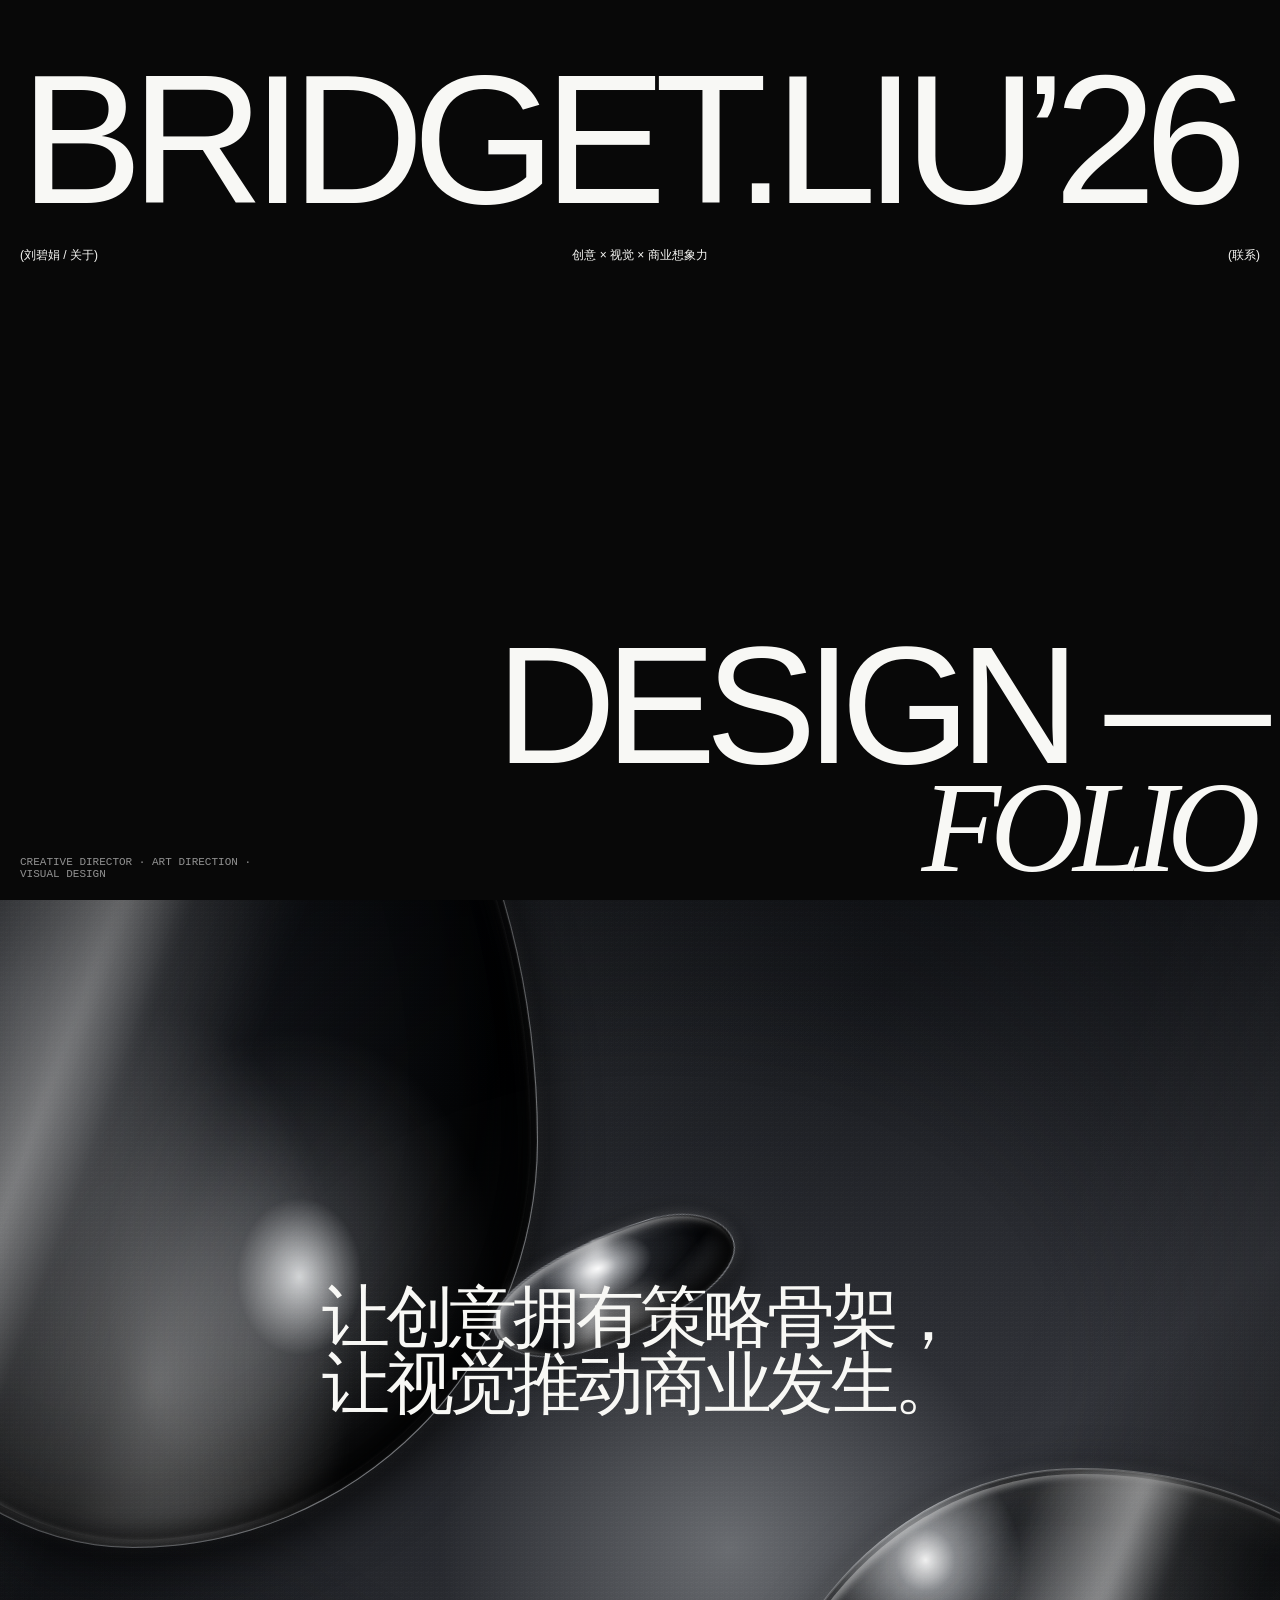
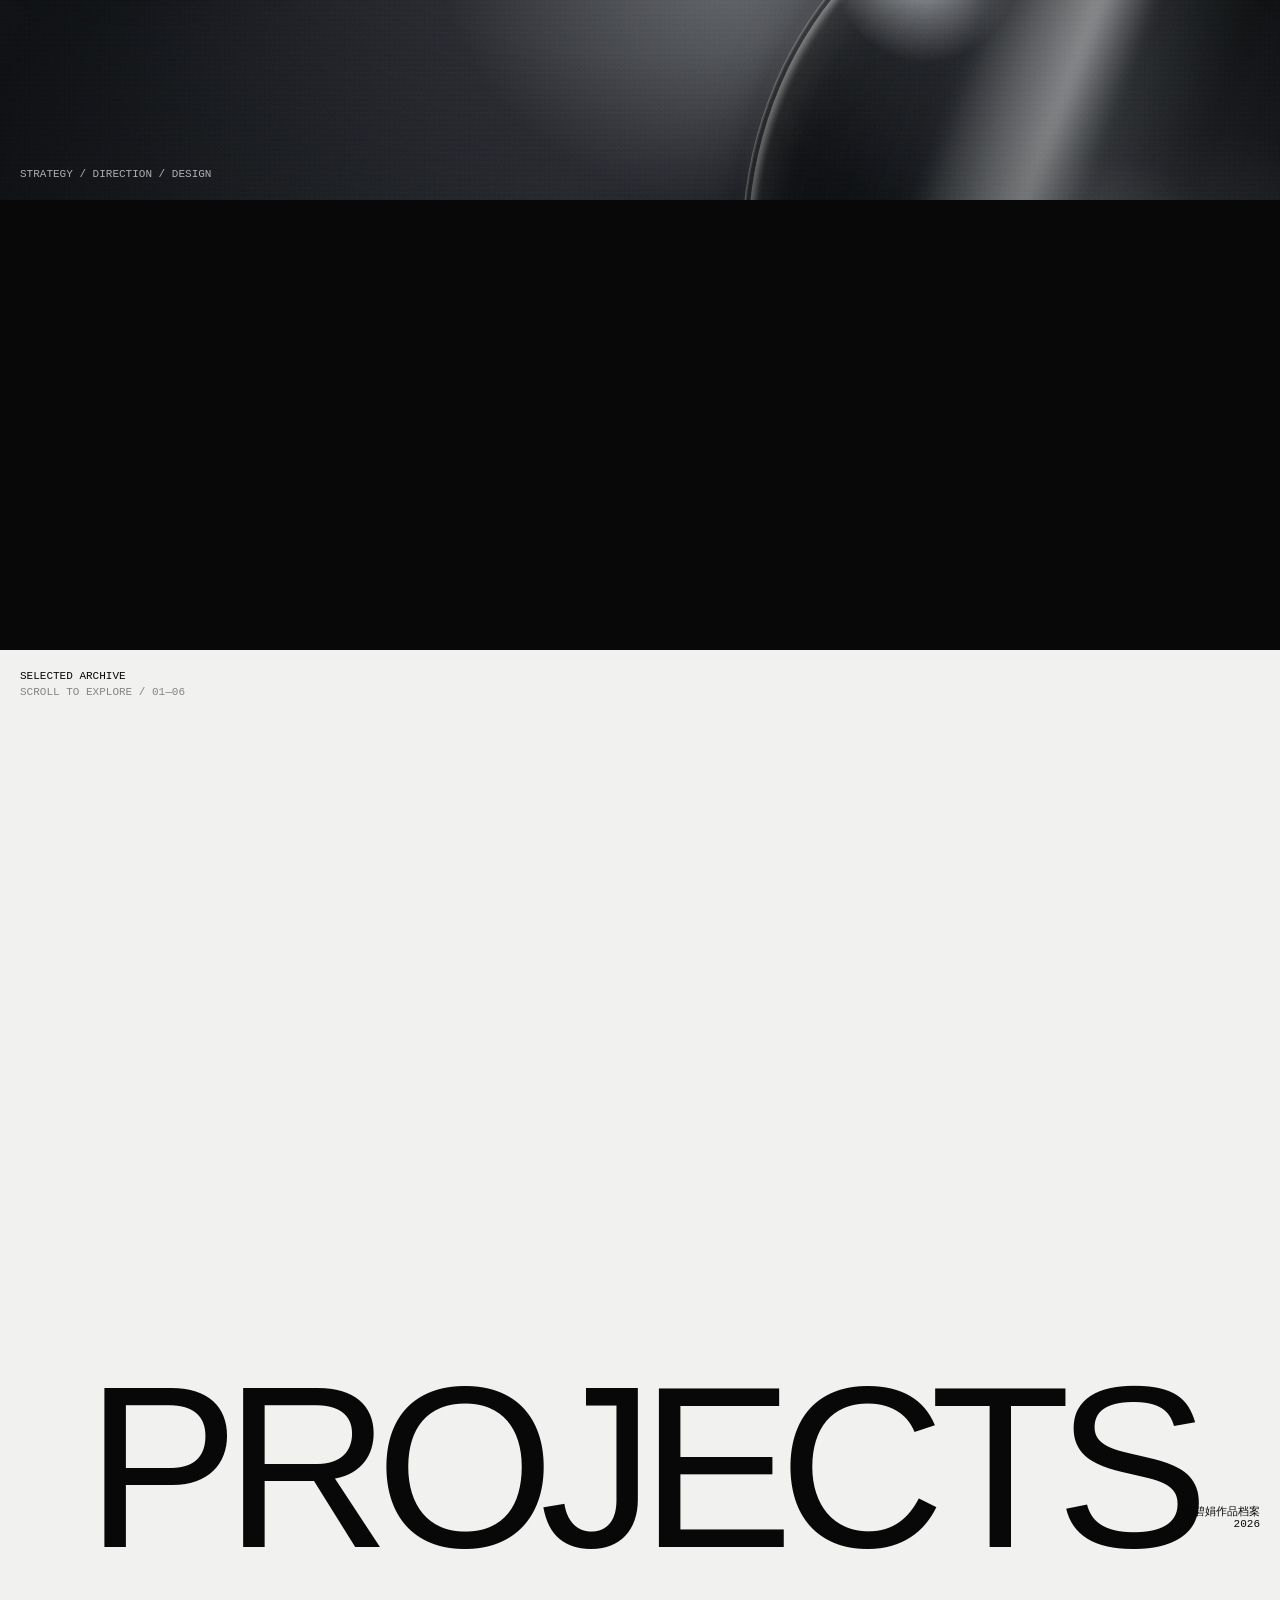
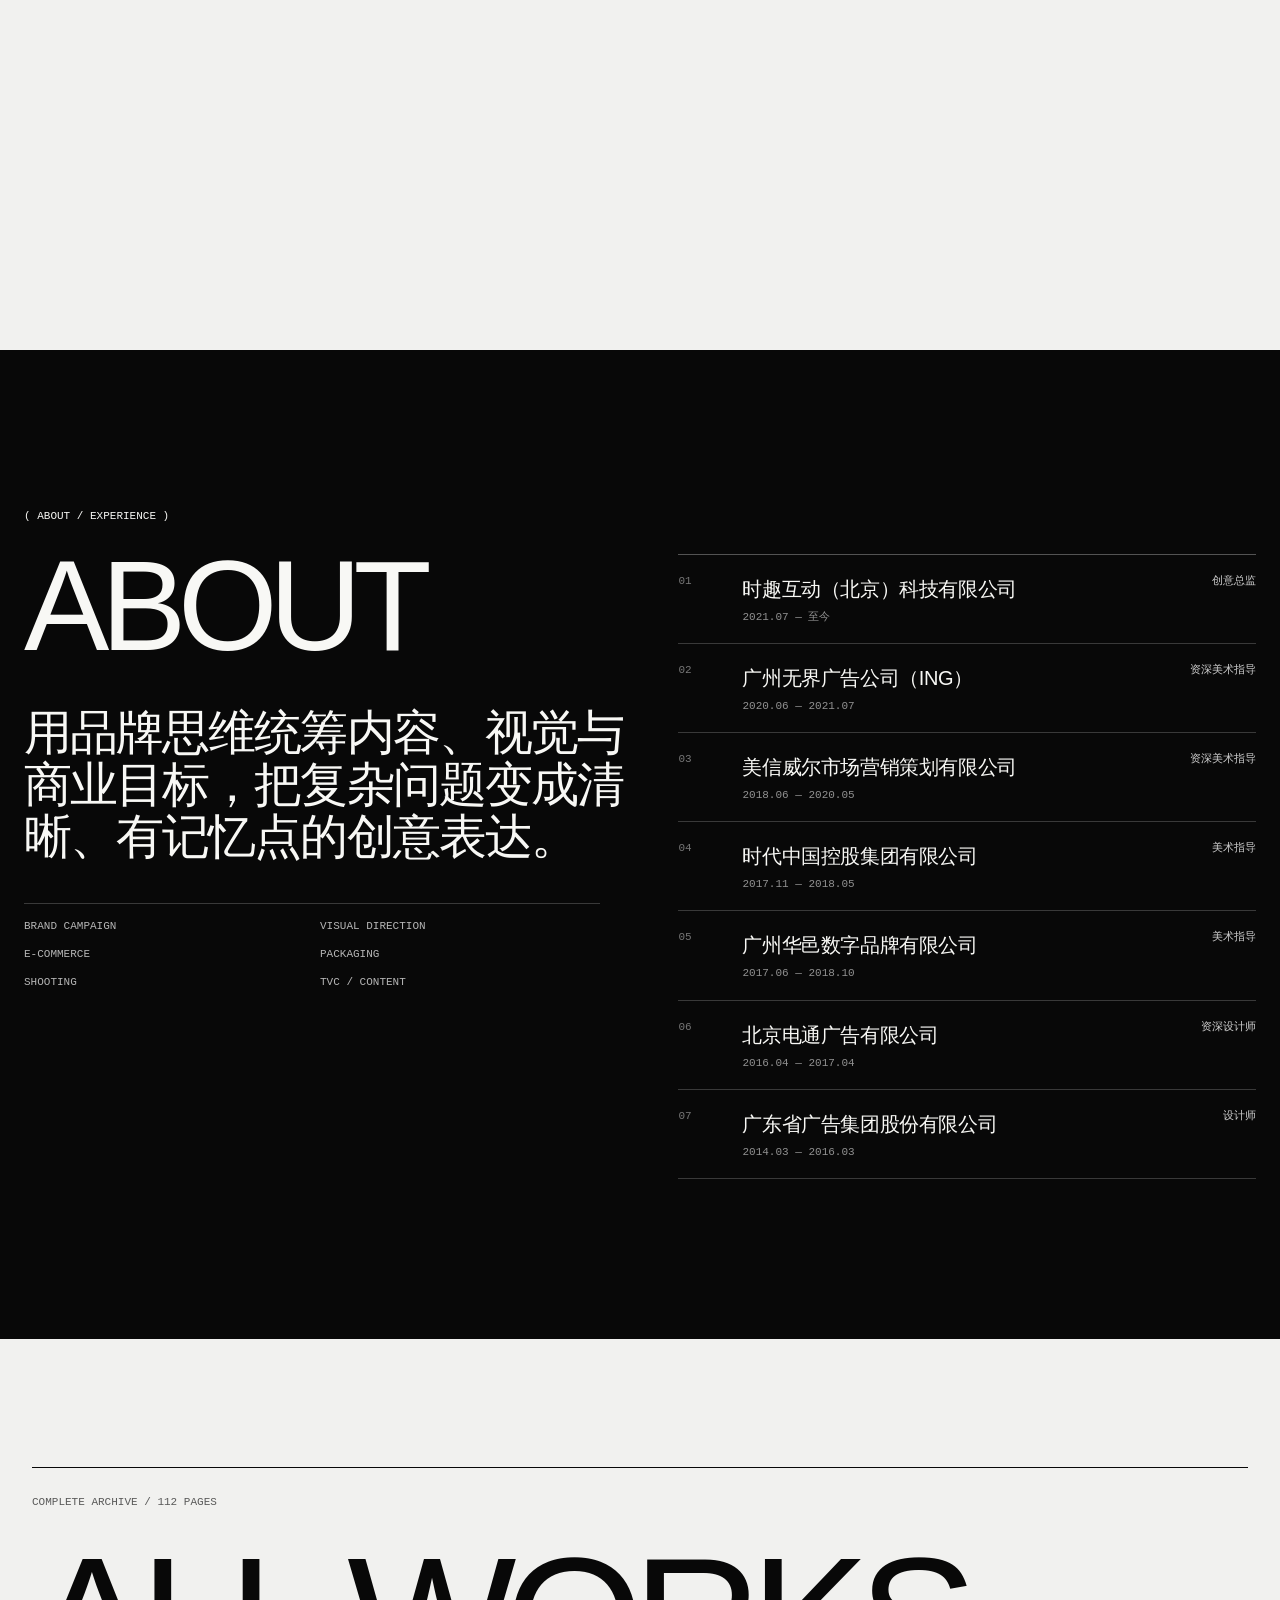
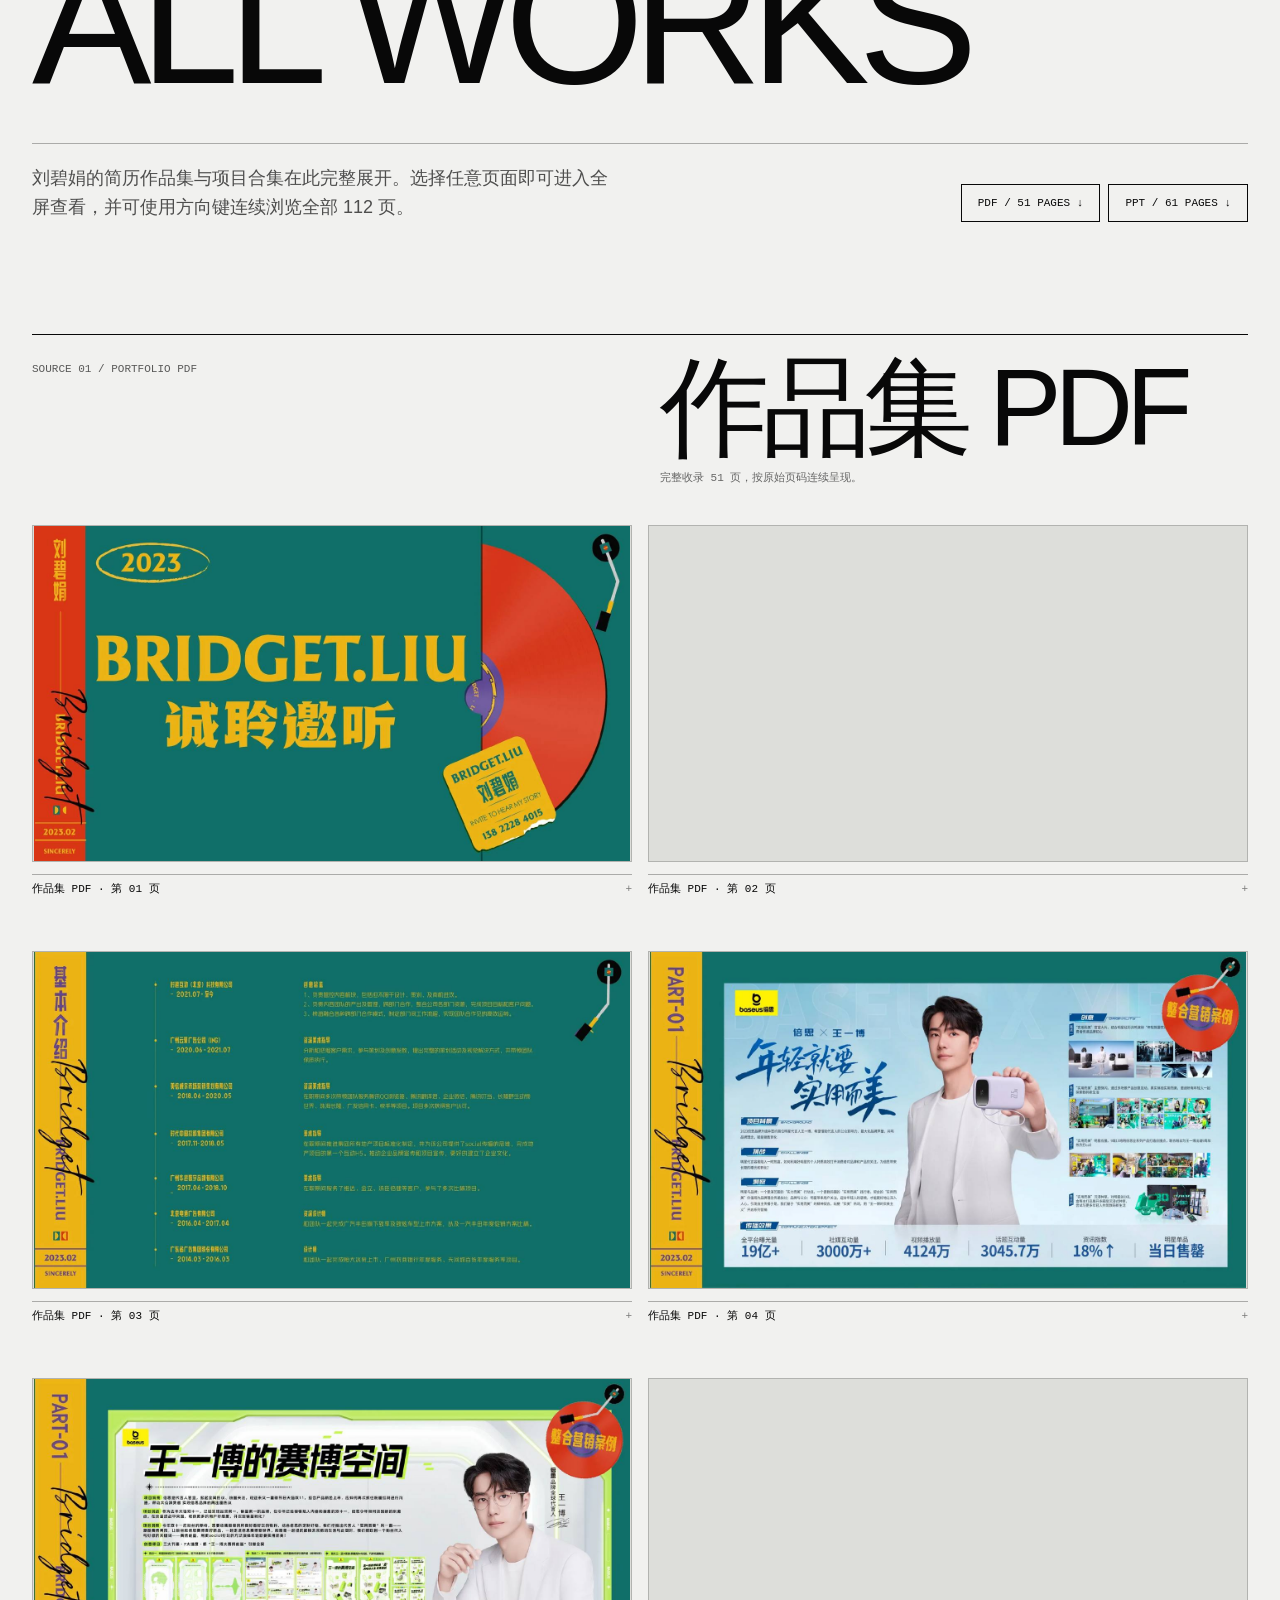
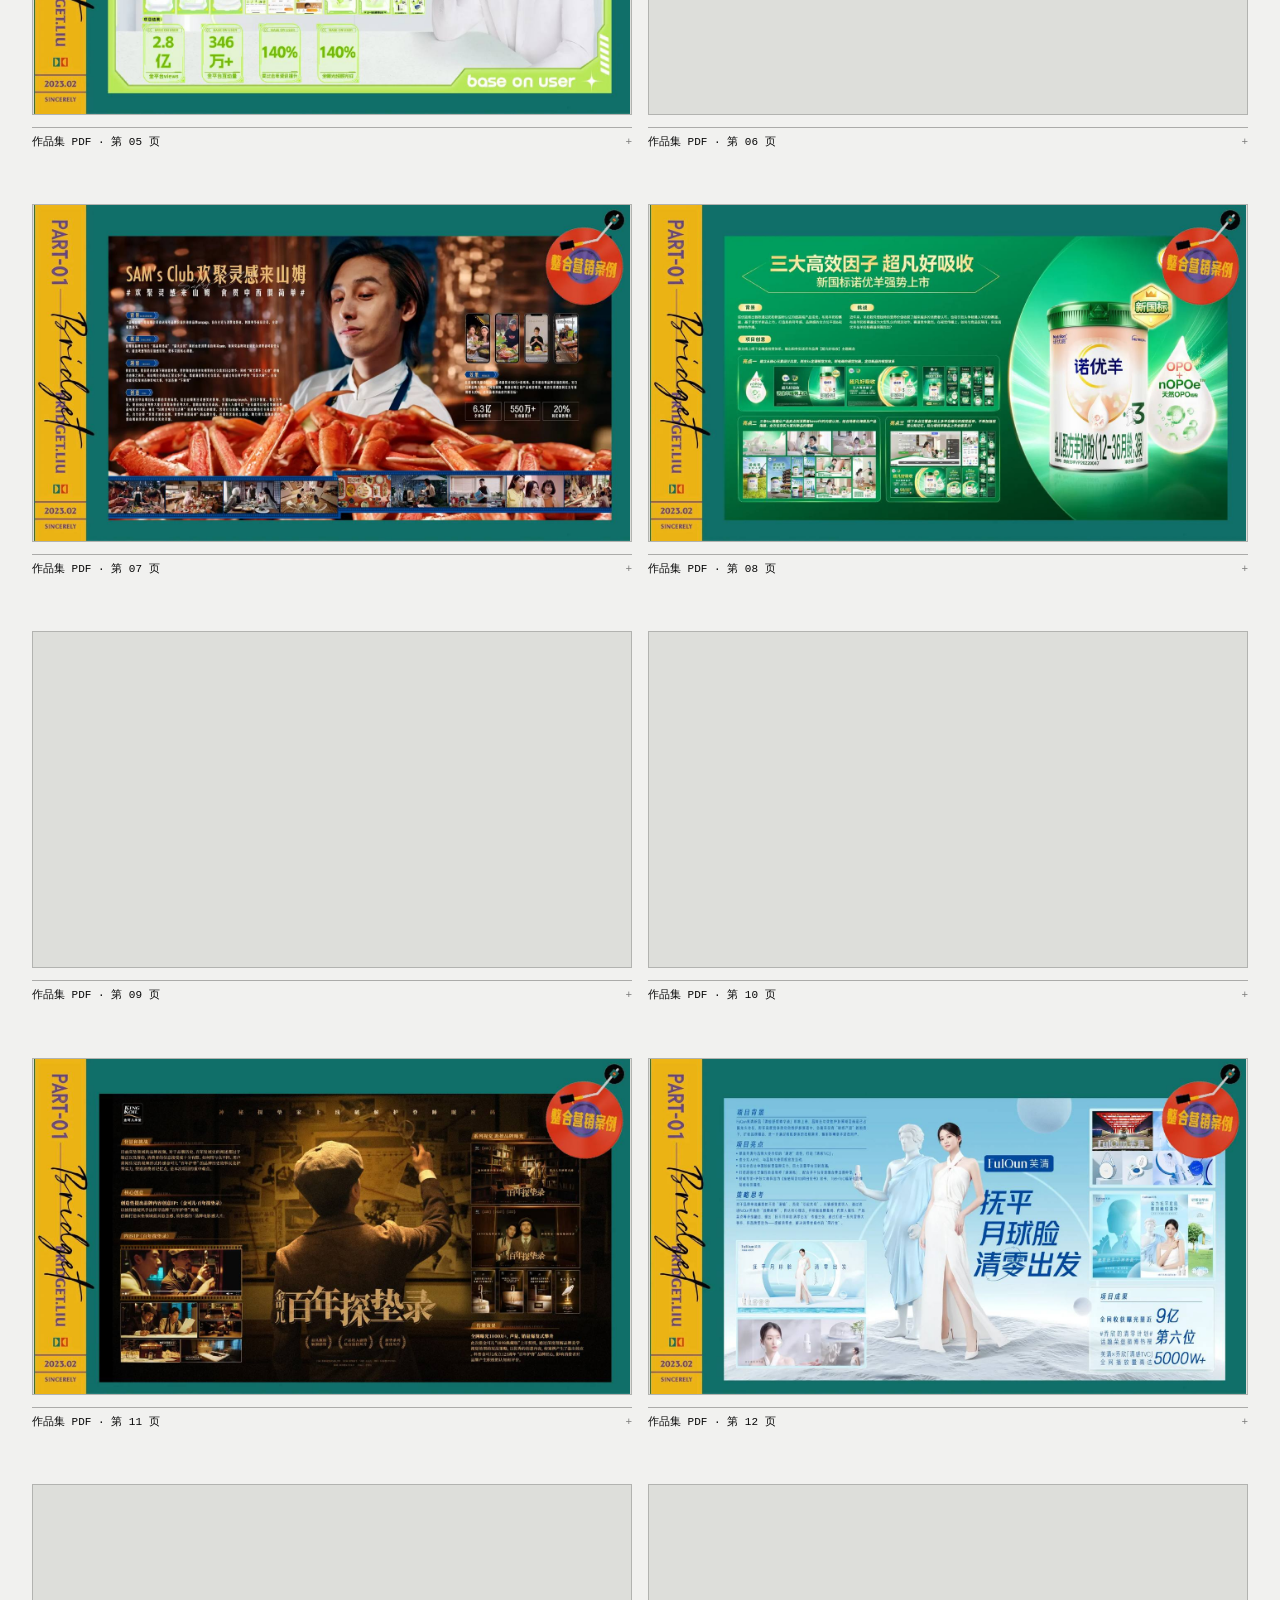
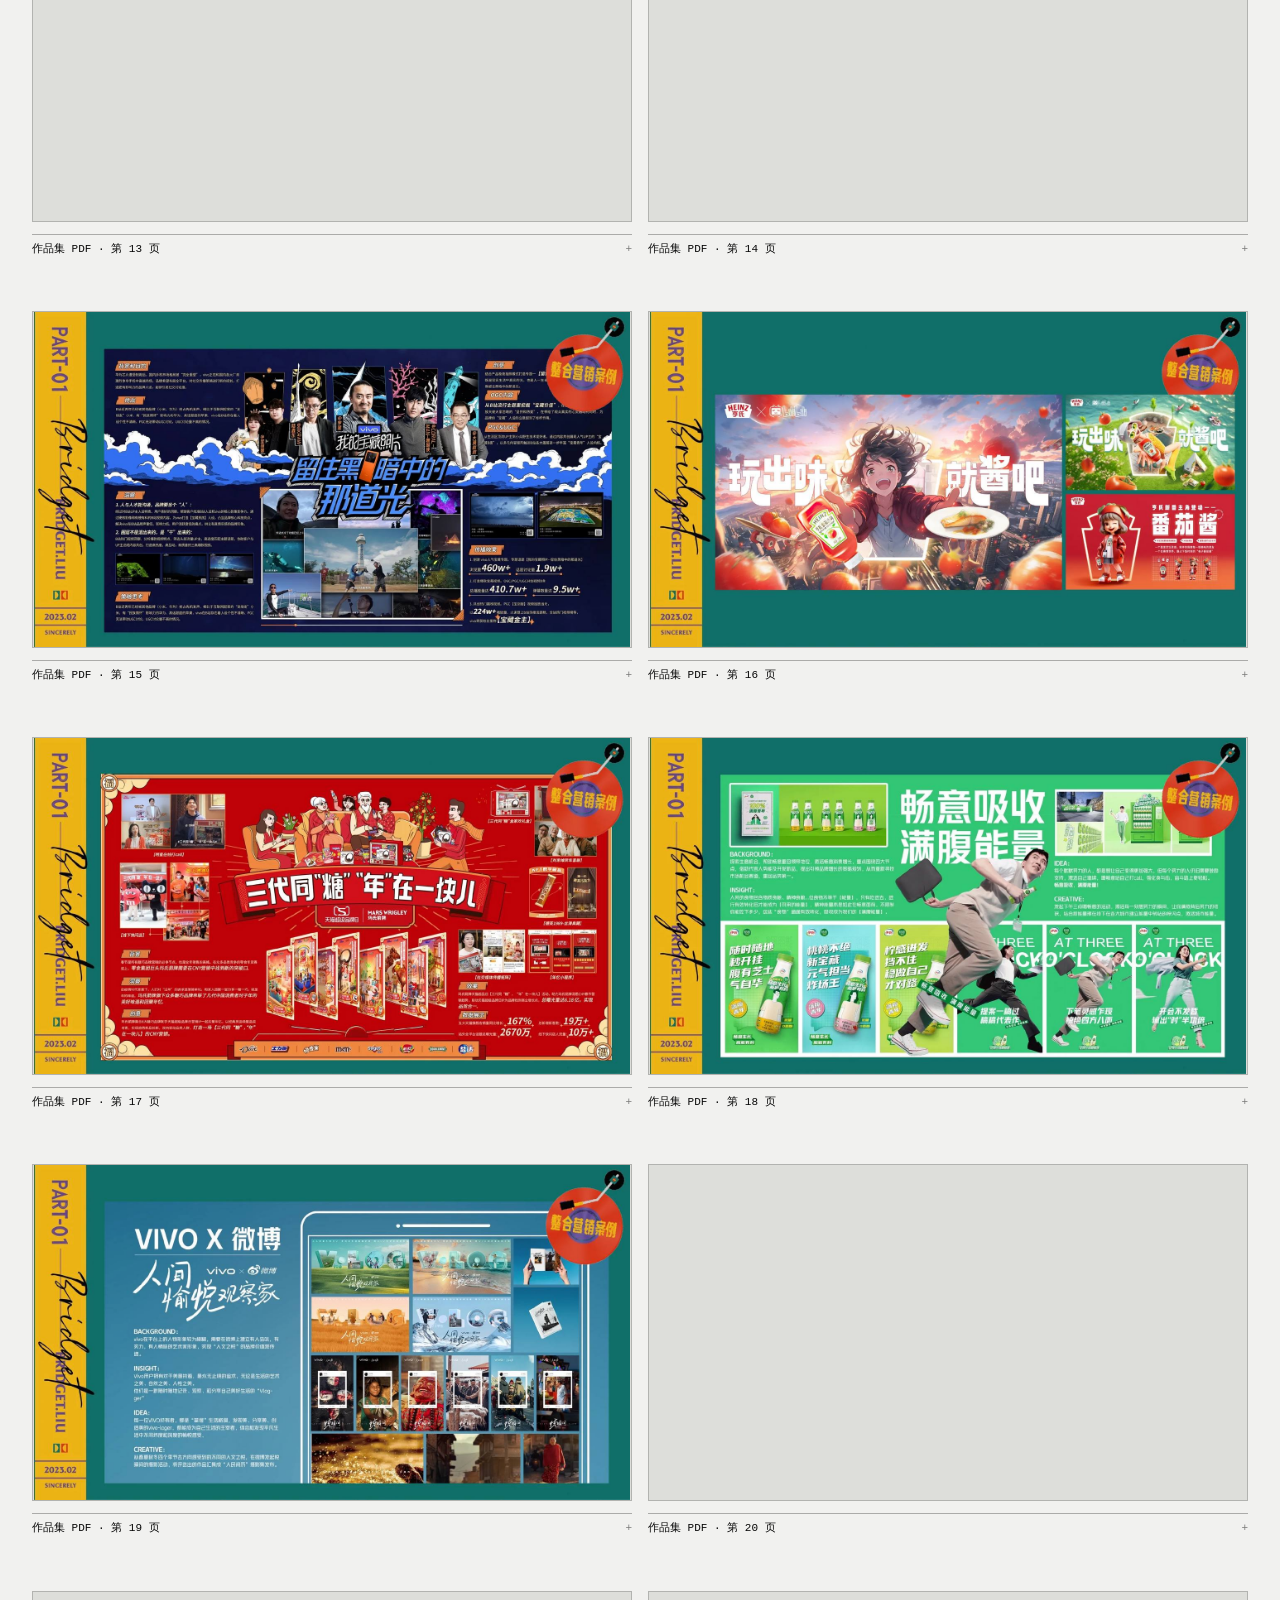
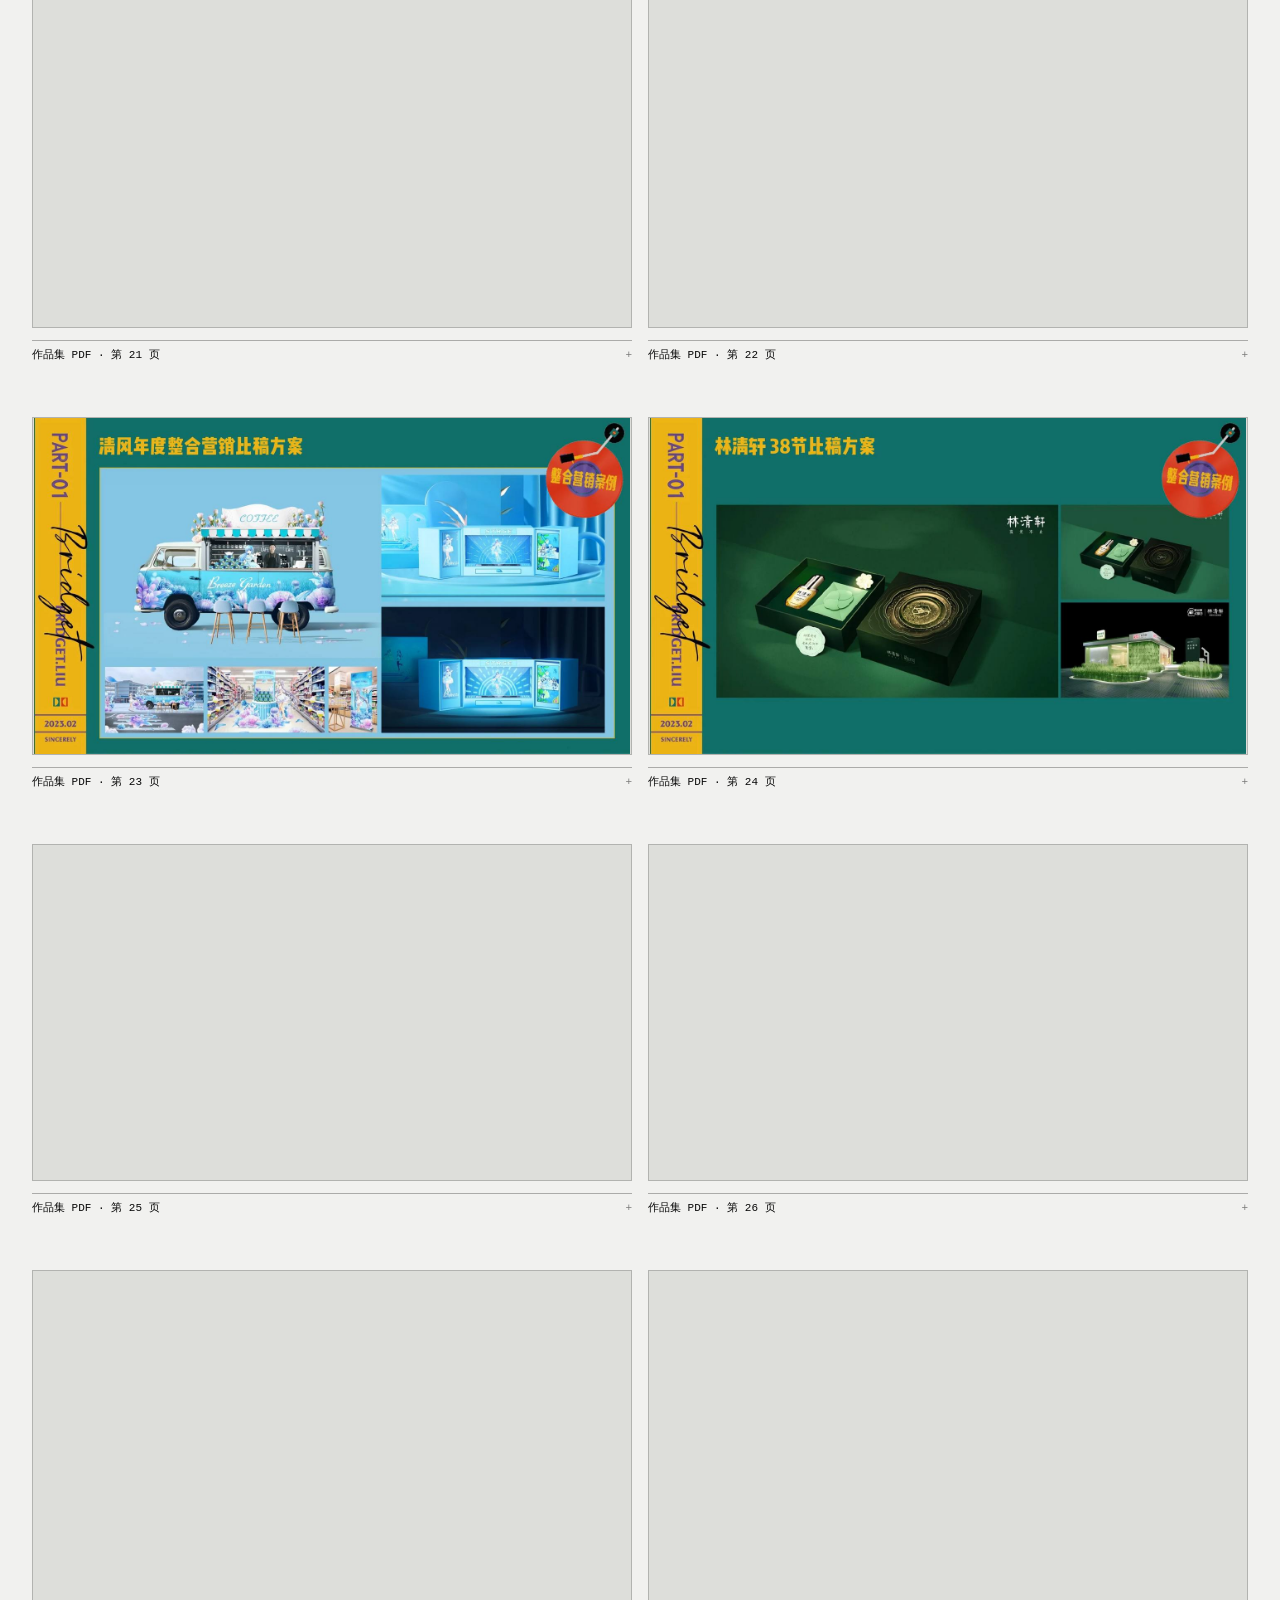
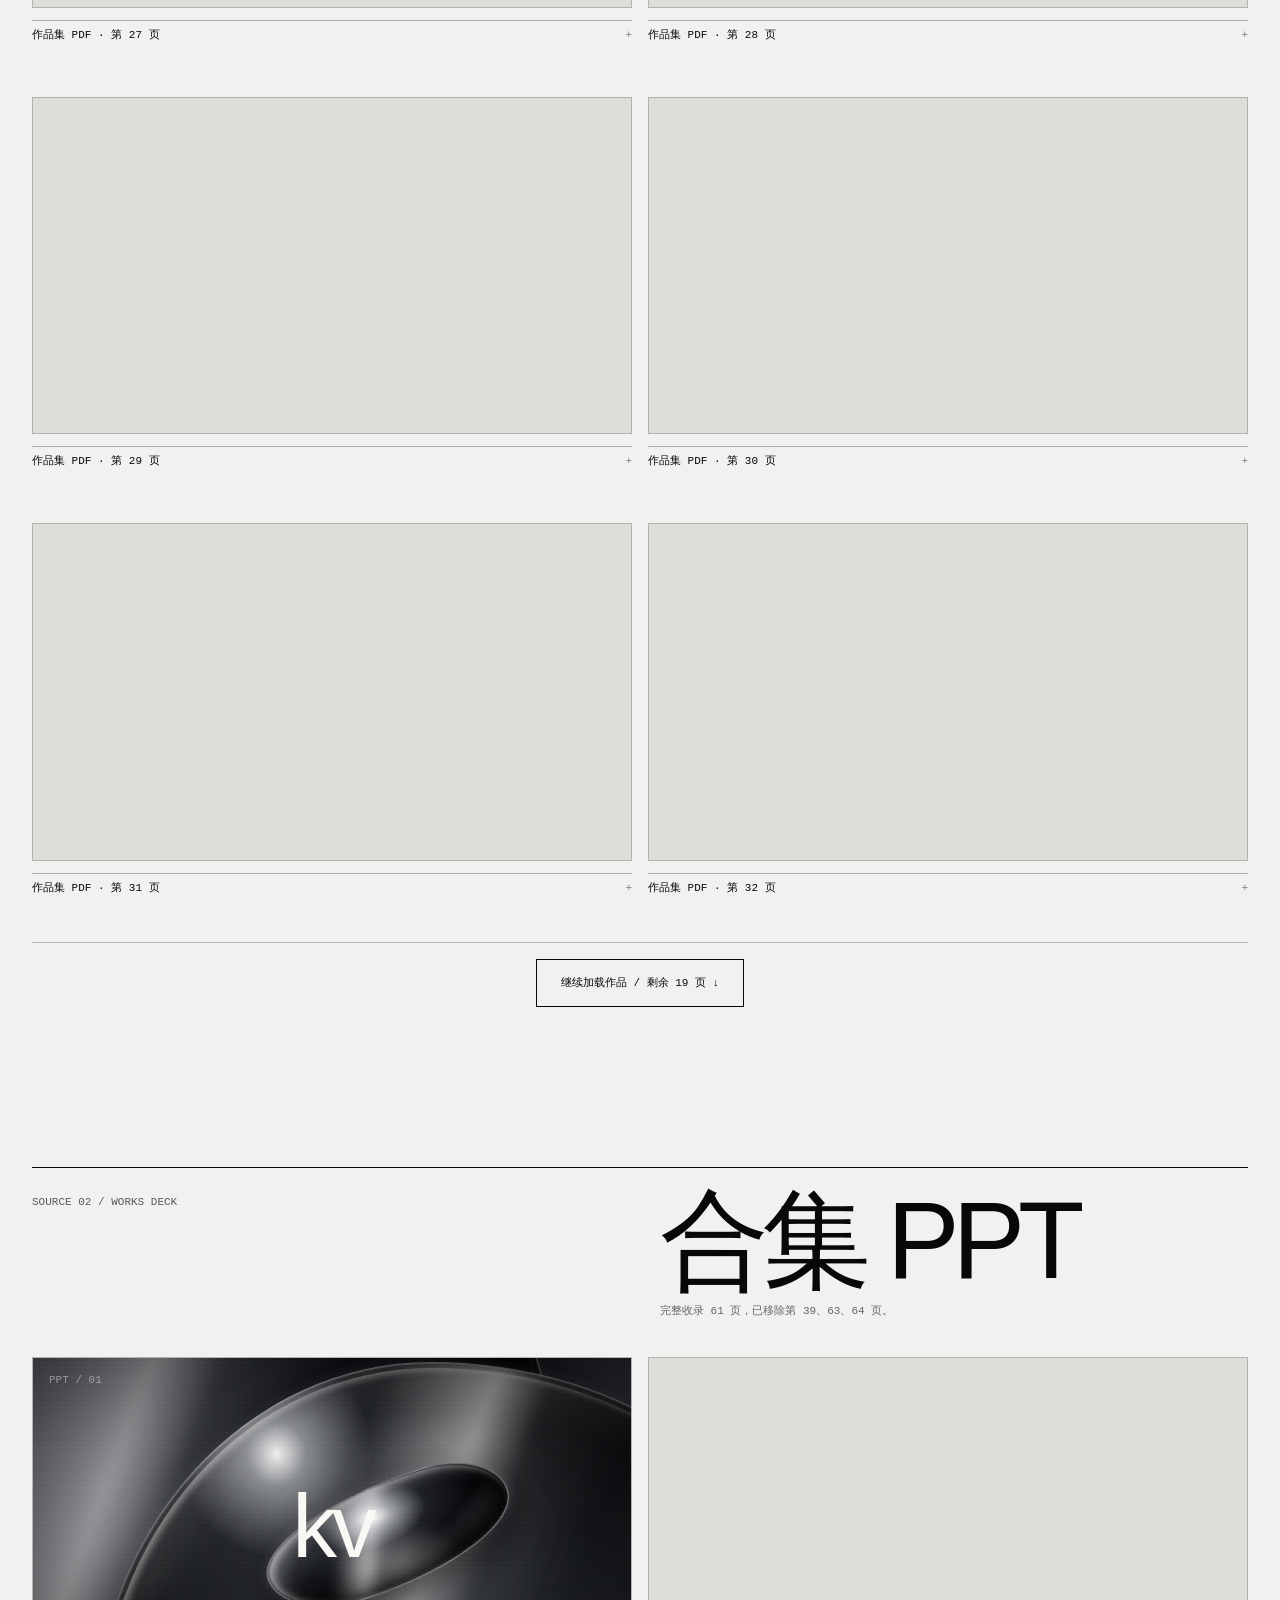
<file: index.html>
<!DOCTYPE html><html lang="zh-CN"><head><meta charSet="utf-8"/><meta name="viewport" content="width=device-width, initial-scale=1"/><link rel="stylesheet" href="/_next/static/chunks/15edc~~u8t5rj.css" data-precedence="next"/><link rel="stylesheet" href="/_next/static/chunks/0tqojs9~.tf9p.css" data-precedence="next"/><link rel="preload" as="script" fetchPriority="low" href="/_next/static/chunks/08muxge-a0v8g.js"/><script src="/_next/static/chunks/0.6b5.8o-k-.d.js" async=""></script><script src="/_next/static/chunks/0uq2ext56~moj.js" async=""></script><script src="/_next/static/chunks/turbopack-0m.60np6831al.js" async=""></script><script src="/_next/static/chunks/0-665gp_z~iid.js" async=""></script><script src="/_next/static/chunks/15kw~8s1kw5sz.js" async=""></script><script src="/_next/static/chunks/13c.hz7qlg1x3.js" async=""></script><title>刘碧娟｜Bridget Liu — 创意与视觉作品集</title><meta name="description" content="刘碧娟的整合营销、电商视觉、海报、包装与影像作品集。"/><meta property="og:title" content="刘碧娟｜Bridget Liu — 创意与视觉作品集"/><meta property="og:description" content="刘碧娟的整合营销、电商视觉、海报、包装与影像作品集。"/><meta property="og:image" content="http://localhost:3000/opengraph-image.png?opengraph-image.11gknhpcvung8.png"/><meta property="og:image:type" content="image/png"/><meta property="og:image:width" content="1920"/><meta property="og:image:height" content="1080"/><meta name="twitter:card" content="summary_large_image"/><meta name="twitter:title" content="刘碧娟｜Bridget Liu — 创意与视觉作品集"/><meta name="twitter:description" content="刘碧娟的整合营销、电商视觉、海报、包装与影像作品集。"/><meta name="twitter:image" content="http://localhost:3000/opengraph-image.png?opengraph-image.11gknhpcvung8.png"/><meta name="twitter:image:type" content="image/png"/><meta name="twitter:image:width" content="1920"/><meta name="twitter:image:height" content="1080"/><link rel="icon" href="/favicon.ico?favicon.0x3dzn~oxb6tn.ico" sizes="256x256" type="image/x-icon"/><script src="/_next/static/chunks/03~yq9q893hmn.js" noModule=""></script></head><body><div hidden=""><!--$--><!--/$--></div><main id="top" class="overflow-clip"><section id="intro" class="bg-[#080808]"><div class="relative flex min-h-screen flex-col overflow-hidden bg-[#080808] px-2.5 pb-3 pt-14 text-[#f8f8f5] sm:px-5 sm:pb-5 sm:pt-16"><h1 class="display whitespace-nowrap text-[14.2vw] sm:text-[14.4vw]">BRIDGET.LIU’26</h1><div class="mt-5 grid grid-cols-[1fr_auto_1fr] text-[10px] uppercase sm:mt-8 sm:text-xs"><a href="#about">(刘碧娟 / 关于)</a><span class="hidden text-center sm:block">创意 × 视觉 × 商业想象力</span><a class="text-right" href="#contact">(联系)</a></div><div class="mt-auto flex items-end justify-between gap-6"><p class="micro max-w-48 leading-[1.3] text-white/55 sm:max-w-64">Creative Director · Art Direction · Visual Design</p><div class="display text-right text-[16vw] leading-[0.73] sm:text-[13vw]"><span class="block">DESIGN —</span><span class="editorial mr-[0.08em] block text-[0.78em]">FOLIO</span></div></div></div><div class="relative h-[160vh] sm:h-[150vh]"><div class="sticky top-0 flex h-screen items-center justify-center overflow-hidden bg-[#111216] px-6 text-[#f8f8f5]"><div class="liquid-metal-background-module__9DInRq__root" aria-hidden="true"><div class="liquid-metal-background-module__9DInRq__form liquid-metal-background-module__9DInRq__upperLeft"><span class="liquid-metal-background-module__9DInRq__sheen"></span></div><div class="liquid-metal-background-module__9DInRq__form liquid-metal-background-module__9DInRq__lowerRight"><span class="liquid-metal-background-module__9DInRq__sheen"></span></div><div class="liquid-metal-background-module__9DInRq__form liquid-metal-background-module__9DInRq__connector"><span class="liquid-metal-background-module__9DInRq__sheen"></span></div></div><p class="relative z-20 text-center text-[8.6vw] font-normal uppercase leading-[0.98] tracking-[-0.065em] sm:text-[5.35vw]"><span class="block whitespace-nowrap">让创意拥有策略骨架，</span><span class="block whitespace-nowrap">让视觉推动商业发生。</span></p><p class="micro absolute bottom-5 left-5 z-20 max-w-48 text-white/65">Strategy / Direction / Design</p></div></div></section><section id="projects" class="relative h-[500vh] bg-[#f1f1ef] text-[#080808]"><div class="sticky top-0 h-screen overflow-hidden"><div class="absolute left-2.5 top-5 z-20 sm:left-5"><p class="micro">Selected archive</p><p class="micro mt-1 text-black/45">Scroll to explore / 01—06</p></div><h2 class="display pointer-events-none absolute bottom-[-0.05em] left-1/2 z-0 -translate-x-1/2 whitespace-nowrap text-[27vw] text-[#080808] sm:text-[18vw]">PROJECTS</h2><button aria-label="查看整合营销" class="group absolute left-0 top-1/2 z-10 flex h-[390px] w-[250px] flex-col overflow-hidden rounded-[3px] bg-[#080808] text-left text-[#f8f8f5] shadow-[0_24px_65px_rgba(0,0,0,0.24)] transition-shadow duration-500 hover:shadow-[0_34px_90px_rgba(0,0,0,0.38)] [will-change:transform] sm:h-[500px] sm:w-[325px]" style="transform:translate3d(120vw, calc(-50% + -12vh), 0) rotate(-28deg)" type="button"><span class="relative m-2 mb-0 block h-[55%] shrink-0 overflow-hidden rounded-[2px] bg-[#1a1a1a] sm:m-2.5 sm:mb-0"><img alt="整合营销封面" loading="lazy" decoding="async" data-nimg="fill" class="object-cover transition duration-700 ease-out group-hover:scale-[1.035] group-hover:brightness-110" style="position:absolute;height:100%;width:100%;left:0;top:0;right:0;bottom:0;color:transparent" src="/portfolio-jpg/pdf/page-04.jpg"/><span class="micro absolute left-3 top-3 text-white/80">01</span><span class="micro absolute right-3 top-3 text-white/80">View ↗</span></span><span class="flex min-h-0 flex-1 flex-col p-4 pt-4 sm:p-5 sm:pt-5"><span class="block text-[30px] leading-[0.92] tracking-[-0.055em] sm:text-[40px]">整合营销</span><span class="micro mt-auto flex items-end justify-between gap-3 border-t border-white/20 pt-3 text-white/50"><span class="max-w-[25ch]">品牌战役、内容策略与视觉统筹</span><span aria-hidden="true" class="grid size-7 shrink-0 place-items-center rounded-[3px] bg-white/12 text-sm text-white/80">↗</span></span></span></button><button aria-label="查看月度服务与电商" class="group absolute left-0 top-1/2 z-10 flex h-[390px] w-[250px] flex-col overflow-hidden rounded-[3px] bg-[#080808] text-left text-[#f8f8f5] shadow-[0_24px_65px_rgba(0,0,0,0.24)] transition-shadow duration-500 hover:shadow-[0_34px_90px_rgba(0,0,0,0.38)] [will-change:transform] sm:h-[500px] sm:w-[325px]" style="transform:translate3d(120vw, calc(-50% + 12vh), 0) rotate(-18deg)" type="button"><span class="relative m-2 mb-0 block h-[55%] shrink-0 overflow-hidden rounded-[2px] bg-[#1a1a1a] sm:m-2.5 sm:mb-0"><img alt="月度服务与电商封面" loading="lazy" decoding="async" data-nimg="fill" class="object-cover transition duration-700 ease-out group-hover:scale-[1.035] group-hover:brightness-110" style="position:absolute;height:100%;width:100%;left:0;top:0;right:0;bottom:0;color:transparent" src="/portfolio-jpg/pdf/page-06.jpg"/><span class="micro absolute left-3 top-3 text-white/80">02</span><span class="micro absolute right-3 top-3 text-white/80">View ↗</span></span><span class="flex min-h-0 flex-1 flex-col p-4 pt-4 sm:p-5 sm:pt-5"><span class="block text-[30px] leading-[0.92] tracking-[-0.055em] sm:text-[40px]">月度服务与电商</span><span class="micro mt-auto flex items-end justify-between gap-3 border-t border-white/20 pt-3 text-white/50"><span class="max-w-[25ch]">长线服务、电商节点与品牌增长</span><span aria-hidden="true" class="grid size-7 shrink-0 place-items-center rounded-[3px] bg-white/12 text-sm text-white/80">↗</span></span></span></button><button aria-label="查看海报视觉" class="group absolute left-0 top-1/2 z-10 flex h-[390px] w-[250px] flex-col overflow-hidden rounded-[3px] bg-[#080808] text-left text-[#f8f8f5] shadow-[0_24px_65px_rgba(0,0,0,0.24)] transition-shadow duration-500 hover:shadow-[0_34px_90px_rgba(0,0,0,0.38)] [will-change:transform] sm:h-[500px] sm:w-[325px]" style="transform:translate3d(120vw, calc(-50% + -3vh), 0) rotate(-8deg)" type="button"><span class="relative m-2 mb-0 block h-[55%] shrink-0 overflow-hidden rounded-[2px] bg-[#1a1a1a] sm:m-2.5 sm:mb-0"><img alt="海报视觉封面" loading="lazy" decoding="async" data-nimg="fill" class="object-cover transition duration-700 ease-out group-hover:scale-[1.035] group-hover:brightness-110" style="position:absolute;height:100%;width:100%;left:0;top:0;right:0;bottom:0;color:transparent" src="/portfolio-jpg/ppt/slide-24.jpg"/><span class="micro absolute left-3 top-3 text-white/80">03</span><span class="micro absolute right-3 top-3 text-white/80">View ↗</span></span><span class="flex min-h-0 flex-1 flex-col p-4 pt-4 sm:p-5 sm:pt-5"><span class="block text-[30px] leading-[0.92] tracking-[-0.055em] sm:text-[40px]">海报视觉</span><span class="micro mt-auto flex items-end justify-between gap-3 border-t border-white/20 pt-3 text-white/50"><span class="max-w-[25ch]">多行业 KV、平面与活动主视觉</span><span aria-hidden="true" class="grid size-7 shrink-0 place-items-center rounded-[3px] bg-white/12 text-sm text-white/80">↗</span></span></span></button><button aria-label="查看电商长图" class="group absolute left-0 top-1/2 z-10 flex h-[390px] w-[250px] flex-col overflow-hidden rounded-[3px] bg-[#080808] text-left text-[#f8f8f5] shadow-[0_24px_65px_rgba(0,0,0,0.24)] transition-shadow duration-500 hover:shadow-[0_34px_90px_rgba(0,0,0,0.38)] [will-change:transform] sm:h-[500px] sm:w-[325px]" style="transform:translate3d(120vw, calc(-50% + 9vh), 0) rotate(14deg)" type="button"><span class="relative m-2 mb-0 block h-[55%] shrink-0 overflow-hidden rounded-[2px] bg-[#1a1a1a] sm:m-2.5 sm:mb-0"><img alt="电商长图封面" loading="lazy" decoding="async" data-nimg="fill" class="object-cover transition duration-700 ease-out group-hover:scale-[1.035] group-hover:brightness-110" style="position:absolute;height:100%;width:100%;left:0;top:0;right:0;bottom:0;color:transparent" src="/portfolio-jpg/ppt/slide-41.jpg"/><span class="micro absolute left-3 top-3 text-white/80">04</span><span class="micro absolute right-3 top-3 text-white/80">View ↗</span></span><span class="flex min-h-0 flex-1 flex-col p-4 pt-4 sm:p-5 sm:pt-5"><span class="block text-[30px] leading-[0.92] tracking-[-0.055em] sm:text-[40px]">电商长图</span><span class="micro mt-auto flex items-end justify-between gap-3 border-t border-white/20 pt-3 text-white/50"><span class="max-w-[25ch]">页面系统、产品叙事与转化视觉</span><span aria-hidden="true" class="grid size-7 shrink-0 place-items-center rounded-[3px] bg-white/12 text-sm text-white/80">↗</span></span></span></button><button aria-label="查看礼盒包装" class="group absolute left-0 top-1/2 z-10 flex h-[390px] w-[250px] flex-col overflow-hidden rounded-[3px] bg-[#080808] text-left text-[#f8f8f5] shadow-[0_24px_65px_rgba(0,0,0,0.24)] transition-shadow duration-500 hover:shadow-[0_34px_90px_rgba(0,0,0,0.38)] [will-change:transform] sm:h-[500px] sm:w-[325px]" style="transform:translate3d(120vw, calc(-50% + -9vh), 0) rotate(28deg)" type="button"><span class="relative m-2 mb-0 block h-[55%] shrink-0 overflow-hidden rounded-[2px] bg-[#1a1a1a] sm:m-2.5 sm:mb-0"><img alt="礼盒包装封面" loading="lazy" decoding="async" data-nimg="fill" class="object-cover transition duration-700 ease-out group-hover:scale-[1.035] group-hover:brightness-110" style="position:absolute;height:100%;width:100%;left:0;top:0;right:0;bottom:0;color:transparent" src="/portfolio-jpg/ppt/slide-58.jpg"/><span class="micro absolute left-3 top-3 text-white/80">05</span><span class="micro absolute right-3 top-3 text-white/80">View ↗</span></span><span class="flex min-h-0 flex-1 flex-col p-4 pt-4 sm:p-5 sm:pt-5"><span class="block text-[30px] leading-[0.92] tracking-[-0.055em] sm:text-[40px]">礼盒包装</span><span class="micro mt-auto flex items-end justify-between gap-3 border-t border-white/20 pt-3 text-white/50"><span class="max-w-[25ch]">节庆礼赠、联名与产品包装</span><span aria-hidden="true" class="grid size-7 shrink-0 place-items-center rounded-[3px] bg-white/12 text-sm text-white/80">↗</span></span></span></button><button aria-label="查看Shooting &amp; TVC" class="group absolute left-0 top-1/2 z-10 flex h-[390px] w-[250px] flex-col overflow-hidden rounded-[3px] bg-[#080808] text-left text-[#f8f8f5] shadow-[0_24px_65px_rgba(0,0,0,0.24)] transition-shadow duration-500 hover:shadow-[0_34px_90px_rgba(0,0,0,0.38)] [will-change:transform] sm:h-[500px] sm:w-[325px]" style="transform:translate3d(120vw, calc(-50% + 5vh), 0) rotate(44deg)" type="button"><span class="relative m-2 mb-0 block h-[55%] shrink-0 overflow-hidden rounded-[2px] bg-[#1a1a1a] sm:m-2.5 sm:mb-0"><img alt="Shooting &amp; TVC封面" loading="lazy" decoding="async" data-nimg="fill" class="object-cover transition duration-700 ease-out group-hover:scale-[1.035] group-hover:brightness-110" style="position:absolute;height:100%;width:100%;left:0;top:0;right:0;bottom:0;color:transparent" src="/portfolio-jpg/pdf/page-47.jpg"/><span class="micro absolute left-3 top-3 text-white/80">06</span><span class="micro absolute right-3 top-3 text-white/80">View ↗</span></span><span class="flex min-h-0 flex-1 flex-col p-4 pt-4 sm:p-5 sm:pt-5"><span class="block text-[30px] leading-[0.92] tracking-[-0.055em] sm:text-[40px]">Shooting &amp; TVC</span><span class="micro mt-auto flex items-end justify-between gap-3 border-t border-white/20 pt-3 text-white/50"><span class="max-w-[25ch]">创意脚本、拍摄执行与影像表达</span><span aria-hidden="true" class="grid size-7 shrink-0 place-items-center rounded-[3px] bg-white/12 text-sm text-white/80">↗</span></span></span></button><p class="micro absolute bottom-5 right-5 z-20 text-right">刘碧娟作品档案<br/>2026</p></div></section><section id="about" class="relative bg-[#080808] px-3 py-28 text-[#f8f8f5] md:px-6 md:py-40"><div class="mx-auto max-w-[1500px]"><p class="micro mb-8">( ABOUT / EXPERIENCE )</p><div class="grid gap-12 lg:grid-cols-[1.05fr_1fr]"><div><h2 class="display text-[18vw] uppercase md:text-[10vw]">About</h2><p class="mt-12 max-w-2xl text-2xl leading-[1.08] tracking-[-0.04em] md:text-5xl">用品牌思维统筹内容、视觉与商业目标，把复杂问题变成清晰、有记忆点的创意表达。</p><div class="micro mt-10 grid max-w-xl grid-cols-2 gap-4 border-t border-white/20 pt-4 text-white/70"><span>BRAND CAMPAIGN</span><span>VISUAL DIRECTION</span><span>E-COMMERCE</span><span>PACKAGING</span><span>SHOOTING</span><span>TVC / CONTENT</span></div></div><div class="border-t border-white/30"><article class="grid grid-cols-[42px_1fr] gap-3 border-b border-white/20 py-5 md:grid-cols-[52px_1fr_130px]"><span class="micro text-white/45">01</span><div><h3 class="text-base tracking-[-0.02em] md:text-xl">时趣互动（北京）科技有限公司</h3><p class="micro mt-2 text-white/55">2021.07 — 至今</p></div><p class="micro col-start-2 mt-1 text-white/80 md:col-start-auto md:mt-0 md:text-right">创意总监</p></article><article class="grid grid-cols-[42px_1fr] gap-3 border-b border-white/20 py-5 md:grid-cols-[52px_1fr_130px]"><span class="micro text-white/45">02</span><div><h3 class="text-base tracking-[-0.02em] md:text-xl">广州无界广告公司（ING）</h3><p class="micro mt-2 text-white/55">2020.06 — 2021.07</p></div><p class="micro col-start-2 mt-1 text-white/80 md:col-start-auto md:mt-0 md:text-right">资深美术指导</p></article><article class="grid grid-cols-[42px_1fr] gap-3 border-b border-white/20 py-5 md:grid-cols-[52px_1fr_130px]"><span class="micro text-white/45">03</span><div><h3 class="text-base tracking-[-0.02em] md:text-xl">美信威尔市场营销策划有限公司</h3><p class="micro mt-2 text-white/55">2018.06 — 2020.05</p></div><p class="micro col-start-2 mt-1 text-white/80 md:col-start-auto md:mt-0 md:text-right">资深美术指导</p></article><article class="grid grid-cols-[42px_1fr] gap-3 border-b border-white/20 py-5 md:grid-cols-[52px_1fr_130px]"><span class="micro text-white/45">04</span><div><h3 class="text-base tracking-[-0.02em] md:text-xl">时代中国控股集团有限公司</h3><p class="micro mt-2 text-white/55">2017.11 — 2018.05</p></div><p class="micro col-start-2 mt-1 text-white/80 md:col-start-auto md:mt-0 md:text-right">美术指导</p></article><article class="grid grid-cols-[42px_1fr] gap-3 border-b border-white/20 py-5 md:grid-cols-[52px_1fr_130px]"><span class="micro text-white/45">05</span><div><h3 class="text-base tracking-[-0.02em] md:text-xl">广州华邑数字品牌有限公司</h3><p class="micro mt-2 text-white/55">2017.06 — 2018.10</p></div><p class="micro col-start-2 mt-1 text-white/80 md:col-start-auto md:mt-0 md:text-right">美术指导</p></article><article class="grid grid-cols-[42px_1fr] gap-3 border-b border-white/20 py-5 md:grid-cols-[52px_1fr_130px]"><span class="micro text-white/45">06</span><div><h3 class="text-base tracking-[-0.02em] md:text-xl">北京电通广告有限公司</h3><p class="micro mt-2 text-white/55">2016.04 — 2017.04</p></div><p class="micro col-start-2 mt-1 text-white/80 md:col-start-auto md:mt-0 md:text-right">资深设计师</p></article><article class="grid grid-cols-[42px_1fr] gap-3 border-b border-white/20 py-5 md:grid-cols-[52px_1fr_130px]"><span class="micro text-white/45">07</span><div><h3 class="text-base tracking-[-0.02em] md:text-xl">广东省广告集团股份有限公司</h3><p class="micro mt-2 text-white/55">2014.03 — 2016.03</p></div><p class="micro col-start-2 mt-1 text-white/80 md:col-start-auto md:mt-0 md:text-right">设计师</p></article></div></div></div></section><section id="works" class="bg-[#f1f1ef] px-4 py-16 text-[#080808] sm:px-6 sm:py-24 lg:px-8 lg:py-32"><div class="mx-auto max-w-[1600px]"><header class="mb-20 border-t border-[#080808] pt-5 sm:mb-28 sm:pt-7"><p class="micro text-[#080808]/65">COMPLETE ARCHIVE / <!-- -->112<!-- --> PAGES</p><h2 class="display mt-10 max-w-[12ch] text-[clamp(4.6rem,14vw,14rem)] text-[#080808]">ALL WORKS</h2><div class="mt-12 grid gap-8 border-t border-[#080808]/30 pt-5 md:grid-cols-2 md:items-end"><p class="max-w-xl text-base leading-relaxed text-[#080808]/70 sm:text-lg">刘碧娟的简历作品集与项目合集在此完整展开。选择任意页面即可进入全屏查看，并可使用方向键连续浏览全部 <!-- -->112<!-- --> 页。</p><nav aria-label="作品来源跳转" class="flex flex-wrap gap-2 md:justify-end"><a href="#archive-pdf" class="micro border border-[#080808] px-4 py-3 transition-colors hover:bg-[#080808] hover:text-[#f1f1ef] focus:outline-none focus-visible:ring-2 focus-visible:ring-[#080808] focus-visible:ring-offset-2">PDF / 51 PAGES ↓</a><a href="#archive-ppt" class="micro border border-[#080808] px-4 py-3 transition-colors hover:bg-[#080808] hover:text-[#f1f1ef] focus:outline-none focus-visible:ring-2 focus-visible:ring-[#080808] focus-visible:ring-offset-2">PPT / <!-- -->61<!-- --> PAGES ↓</a></nav></div></header><div class="space-y-28 sm:space-y-40"><section id="archive-pdf" class="scroll-mt-8 border-t border-[#080808] pt-5 sm:pt-7"><div class="mb-10 grid gap-5 md:grid-cols-2 md:gap-10"><p class="micro text-[#080808]/65">SOURCE 01 / PORTFOLIO PDF</p><div><h3 class="display text-[clamp(3.6rem,8.5vw,8rem)] text-[#080808]">作品集 PDF</h3><p class="micro mt-5 max-w-sm text-[#080808]/60">完整收录 51 页，按原始页码连续呈现。</p></div></div><ol class="grid grid-cols-1 gap-x-4 gap-y-10 md:grid-cols-2 md:gap-y-14"><li id="pdf-1" class="min-w-0 scroll-mt-8"><button type="button" class="group block w-full cursor-zoom-in text-left focus:outline-none focus-visible:ring-2 focus-visible:ring-[#080808] focus-visible:ring-offset-4 focus-visible:ring-offset-[#f1f1ef]" aria-label="放大查看作品集 PDF · 第 01 页"><span class="relative block aspect-video overflow-hidden border border-[#080808]/20 bg-[#dddeda]"><img src="/portfolio-jpg/pdf/page-01.jpg" alt="作品集 PDF · 第 01 页作品页面" loading="lazy" decoding="async" fetchPriority="low" data-source="/portfolio-jpg/pdf/page-01.jpg" data-retry-count="0" class="absolute inset-0 h-full w-full object-contain transition-transform duration-500 ease-out group-hover:scale-[1.015] group-focus-visible:scale-[1.015]"/></span><span class="micro mt-3 flex items-center justify-between gap-4 border-t border-[#080808]/30 pt-2 text-[#080808]"><span>作品集 PDF · 第 01 页</span><span aria-hidden="true" class="text-[#080808]/50">+</span></span></button></li><li id="pdf-2" class="min-w-0 scroll-mt-8"><button type="button" class="group block w-full cursor-zoom-in text-left focus:outline-none focus-visible:ring-2 focus-visible:ring-[#080808] focus-visible:ring-offset-4 focus-visible:ring-offset-[#f1f1ef]" aria-label="放大查看作品集 PDF · 第 02 页"><span class="relative block aspect-video overflow-hidden border border-[#080808]/20 bg-[#dddeda]"><img src="/portfolio-jpg/pdf/page-02.jpg" alt="作品集 PDF · 第 02 页作品页面" loading="lazy" decoding="async" fetchPriority="low" data-source="/portfolio-jpg/pdf/page-02.jpg" data-retry-count="0" class="absolute inset-0 h-full w-full object-contain transition-transform duration-500 ease-out group-hover:scale-[1.015] group-focus-visible:scale-[1.015]"/></span><span class="micro mt-3 flex items-center justify-between gap-4 border-t border-[#080808]/30 pt-2 text-[#080808]"><span>作品集 PDF · 第 02 页</span><span aria-hidden="true" class="text-[#080808]/50">+</span></span></button></li><li id="pdf-3" class="min-w-0 scroll-mt-8"><button type="button" class="group block w-full cursor-zoom-in text-left focus:outline-none focus-visible:ring-2 focus-visible:ring-[#080808] focus-visible:ring-offset-4 focus-visible:ring-offset-[#f1f1ef]" aria-label="放大查看作品集 PDF · 第 03 页"><span class="relative block aspect-video overflow-hidden border border-[#080808]/20 bg-[#dddeda]"><img src="/portfolio-jpg/pdf/page-03.jpg" alt="作品集 PDF · 第 03 页作品页面" loading="lazy" decoding="async" fetchPriority="low" data-source="/portfolio-jpg/pdf/page-03.jpg" data-retry-count="0" class="absolute inset-0 h-full w-full object-contain transition-transform duration-500 ease-out group-hover:scale-[1.015] group-focus-visible:scale-[1.015]"/></span><span class="micro mt-3 flex items-center justify-between gap-4 border-t border-[#080808]/30 pt-2 text-[#080808]"><span>作品集 PDF · 第 03 页</span><span aria-hidden="true" class="text-[#080808]/50">+</span></span></button></li><li id="pdf-4" class="min-w-0 scroll-mt-8"><button type="button" class="group block w-full cursor-zoom-in text-left focus:outline-none focus-visible:ring-2 focus-visible:ring-[#080808] focus-visible:ring-offset-4 focus-visible:ring-offset-[#f1f1ef]" aria-label="放大查看作品集 PDF · 第 04 页"><span class="relative block aspect-video overflow-hidden border border-[#080808]/20 bg-[#dddeda]"><img src="/portfolio-jpg/pdf/page-04.jpg" alt="作品集 PDF · 第 04 页作品页面" loading="lazy" decoding="async" fetchPriority="low" data-source="/portfolio-jpg/pdf/page-04.jpg" data-retry-count="0" class="absolute inset-0 h-full w-full object-contain transition-transform duration-500 ease-out group-hover:scale-[1.015] group-focus-visible:scale-[1.015]"/></span><span class="micro mt-3 flex items-center justify-between gap-4 border-t border-[#080808]/30 pt-2 text-[#080808]"><span>作品集 PDF · 第 04 页</span><span aria-hidden="true" class="text-[#080808]/50">+</span></span></button></li><li id="pdf-5" class="min-w-0 scroll-mt-8"><button type="button" class="group block w-full cursor-zoom-in text-left focus:outline-none focus-visible:ring-2 focus-visible:ring-[#080808] focus-visible:ring-offset-4 focus-visible:ring-offset-[#f1f1ef]" aria-label="放大查看作品集 PDF · 第 05 页"><span class="relative block aspect-video overflow-hidden border border-[#080808]/20 bg-[#dddeda]"><img src="/portfolio-jpg/pdf/page-05.jpg" alt="作品集 PDF · 第 05 页作品页面" loading="lazy" decoding="async" fetchPriority="low" data-source="/portfolio-jpg/pdf/page-05.jpg" data-retry-count="0" class="absolute inset-0 h-full w-full object-contain transition-transform duration-500 ease-out group-hover:scale-[1.015] group-focus-visible:scale-[1.015]"/></span><span class="micro mt-3 flex items-center justify-between gap-4 border-t border-[#080808]/30 pt-2 text-[#080808]"><span>作品集 PDF · 第 05 页</span><span aria-hidden="true" class="text-[#080808]/50">+</span></span></button></li><li id="pdf-6" class="min-w-0 scroll-mt-8"><button type="button" class="group block w-full cursor-zoom-in text-left focus:outline-none focus-visible:ring-2 focus-visible:ring-[#080808] focus-visible:ring-offset-4 focus-visible:ring-offset-[#f1f1ef]" aria-label="放大查看作品集 PDF · 第 06 页"><span class="relative block aspect-video overflow-hidden border border-[#080808]/20 bg-[#dddeda]"><img src="/portfolio-jpg/pdf/page-06.jpg" alt="作品集 PDF · 第 06 页作品页面" loading="lazy" decoding="async" fetchPriority="low" data-source="/portfolio-jpg/pdf/page-06.jpg" data-retry-count="0" class="absolute inset-0 h-full w-full object-contain transition-transform duration-500 ease-out group-hover:scale-[1.015] group-focus-visible:scale-[1.015]"/></span><span class="micro mt-3 flex items-center justify-between gap-4 border-t border-[#080808]/30 pt-2 text-[#080808]"><span>作品集 PDF · 第 06 页</span><span aria-hidden="true" class="text-[#080808]/50">+</span></span></button></li><li id="pdf-7" class="min-w-0 scroll-mt-8"><button type="button" class="group block w-full cursor-zoom-in text-left focus:outline-none focus-visible:ring-2 focus-visible:ring-[#080808] focus-visible:ring-offset-4 focus-visible:ring-offset-[#f1f1ef]" aria-label="放大查看作品集 PDF · 第 07 页"><span class="relative block aspect-video overflow-hidden border border-[#080808]/20 bg-[#dddeda]"><img src="/portfolio-jpg/pdf/page-07.jpg" alt="作品集 PDF · 第 07 页作品页面" loading="lazy" decoding="async" fetchPriority="low" data-source="/portfolio-jpg/pdf/page-07.jpg" data-retry-count="0" class="absolute inset-0 h-full w-full object-contain transition-transform duration-500 ease-out group-hover:scale-[1.015] group-focus-visible:scale-[1.015]"/></span><span class="micro mt-3 flex items-center justify-between gap-4 border-t border-[#080808]/30 pt-2 text-[#080808]"><span>作品集 PDF · 第 07 页</span><span aria-hidden="true" class="text-[#080808]/50">+</span></span></button></li><li id="pdf-8" class="min-w-0 scroll-mt-8"><button type="button" class="group block w-full cursor-zoom-in text-left focus:outline-none focus-visible:ring-2 focus-visible:ring-[#080808] focus-visible:ring-offset-4 focus-visible:ring-offset-[#f1f1ef]" aria-label="放大查看作品集 PDF · 第 08 页"><span class="relative block aspect-video overflow-hidden border border-[#080808]/20 bg-[#dddeda]"><img src="/portfolio-jpg/pdf/page-08.jpg" alt="作品集 PDF · 第 08 页作品页面" loading="lazy" decoding="async" fetchPriority="low" data-source="/portfolio-jpg/pdf/page-08.jpg" data-retry-count="0" class="absolute inset-0 h-full w-full object-contain transition-transform duration-500 ease-out group-hover:scale-[1.015] group-focus-visible:scale-[1.015]"/></span><span class="micro mt-3 flex items-center justify-between gap-4 border-t border-[#080808]/30 pt-2 text-[#080808]"><span>作品集 PDF · 第 08 页</span><span aria-hidden="true" class="text-[#080808]/50">+</span></span></button></li></ol><div class="mt-12 border-t border-[#080808]/25 pt-4 text-center"><button type="button" class="micro min-h-12 border border-[#080808] px-6 py-3 transition-colors hover:bg-[#080808] hover:text-[#f1f1ef]">继续加载作品 / 剩余 <!-- -->43<!-- --> 页 ↓</button></div></section><section id="archive-ppt" class="scroll-mt-8 border-t border-[#080808] pt-5 sm:pt-7"><div class="mb-10 grid gap-5 md:grid-cols-2 md:gap-10"><p class="micro text-[#080808]/65">SOURCE 02 / WORKS DECK</p><div><h3 class="display text-[clamp(3.6rem,8.5vw,8rem)] text-[#080808]">合集 PPT</h3><p class="micro mt-5 max-w-sm text-[#080808]/60">完整收录 61 页，已移除第 39、63、64 页。</p></div></div><ol class="grid grid-cols-1 gap-x-4 gap-y-10 md:grid-cols-2 md:gap-y-14"><li id="ppt-1" class="min-w-0 scroll-mt-8"><button type="button" class="group block w-full cursor-zoom-in text-left focus:outline-none focus-visible:ring-2 focus-visible:ring-[#080808] focus-visible:ring-offset-4 focus-visible:ring-offset-[#f1f1ef]" aria-label="放大查看合集 PPT · 第 01 页"><span class="relative block aspect-video overflow-hidden border border-[#080808]/20 bg-[#dddeda]"><span aria-label="合集 PPT · 第 01 页：kv" class="absolute inset-0 isolate overflow-hidden bg-[#111216] text-[#f8f8f5]" role="img"><div class="liquid-metal-background-module__9DInRq__root" aria-hidden="true"><div class="liquid-metal-background-module__9DInRq__form liquid-metal-background-module__9DInRq__upperLeft"><span class="liquid-metal-background-module__9DInRq__sheen"></span></div><div class="liquid-metal-background-module__9DInRq__form liquid-metal-background-module__9DInRq__lowerRight"><span class="liquid-metal-background-module__9DInRq__sheen"></span></div><div class="liquid-metal-background-module__9DInRq__form liquid-metal-background-module__9DInRq__connector"><span class="liquid-metal-background-module__9DInRq__sheen"></span></div></div><span class="micro absolute left-3 top-3 z-20 text-white/45 sm:left-4 sm:top-4">PPT / <!-- -->01</span><span class="relative z-10 flex h-full w-full items-center justify-center px-5 py-10 text-center sm:px-10"><span class="max-w-full whitespace-normal font-normal leading-[0.9] tracking-[-0.055em] [overflow-wrap:anywhere] text-[clamp(2.5rem,7vw,7.5rem)]">kv</span></span><span class="micro absolute bottom-3 right-3 z-20 text-right text-white/40 sm:bottom-4 sm:right-4">BRIDGET.LIU / 2026</span></span></span><span class="micro mt-3 flex items-center justify-between gap-4 border-t border-[#080808]/30 pt-2 text-[#080808]"><span>合集 PPT · 第 01 页</span><span aria-hidden="true" class="text-[#080808]/50">+</span></span></button></li><li id="ppt-2" class="min-w-0 scroll-mt-8"><button type="button" class="group block w-full cursor-zoom-in text-left focus:outline-none focus-visible:ring-2 focus-visible:ring-[#080808] focus-visible:ring-offset-4 focus-visible:ring-offset-[#f1f1ef]" aria-label="放大查看合集 PPT · 第 02 页"><span class="relative block aspect-video overflow-hidden border border-[#080808]/20 bg-[#dddeda]"><img src="/portfolio-jpg/ppt/slide-2.jpg" alt="合集 PPT · 第 02 页作品页面" loading="lazy" decoding="async" fetchPriority="low" data-source="/portfolio-jpg/ppt/slide-2.jpg" data-retry-count="0" class="absolute inset-0 h-full w-full object-contain transition-transform duration-500 ease-out group-hover:scale-[1.015] group-focus-visible:scale-[1.015]"/></span><span class="micro mt-3 flex items-center justify-between gap-4 border-t border-[#080808]/30 pt-2 text-[#080808]"><span>合集 PPT · 第 02 页</span><span aria-hidden="true" class="text-[#080808]/50">+</span></span></button></li><li id="ppt-3" class="min-w-0 scroll-mt-8"><button type="button" class="group block w-full cursor-zoom-in text-left focus:outline-none focus-visible:ring-2 focus-visible:ring-[#080808] focus-visible:ring-offset-4 focus-visible:ring-offset-[#f1f1ef]" aria-label="放大查看合集 PPT · 第 03 页"><span class="relative block aspect-video overflow-hidden border border-[#080808]/20 bg-[#dddeda]"><img src="/portfolio-jpg/ppt/slide-3.jpg" alt="合集 PPT · 第 03 页作品页面" loading="lazy" decoding="async" fetchPriority="low" data-source="/portfolio-jpg/ppt/slide-3.jpg" data-retry-count="0" class="absolute inset-0 h-full w-full object-contain transition-transform duration-500 ease-out group-hover:scale-[1.015] group-focus-visible:scale-[1.015]"/></span><span class="micro mt-3 flex items-center justify-between gap-4 border-t border-[#080808]/30 pt-2 text-[#080808]"><span>合集 PPT · 第 03 页</span><span aria-hidden="true" class="text-[#080808]/50">+</span></span></button></li><li id="ppt-4" class="min-w-0 scroll-mt-8"><button type="button" class="group block w-full cursor-zoom-in text-left focus:outline-none focus-visible:ring-2 focus-visible:ring-[#080808] focus-visible:ring-offset-4 focus-visible:ring-offset-[#f1f1ef]" aria-label="放大查看合集 PPT · 第 04 页"><span class="relative block aspect-video overflow-hidden border border-[#080808]/20 bg-[#dddeda]"><img src="/portfolio-jpg/ppt/slide-4.jpg" alt="合集 PPT · 第 04 页作品页面" loading="lazy" decoding="async" fetchPriority="low" data-source="/portfolio-jpg/ppt/slide-4.jpg" data-retry-count="0" class="absolute inset-0 h-full w-full object-contain transition-transform duration-500 ease-out group-hover:scale-[1.015] group-focus-visible:scale-[1.015]"/></span><span class="micro mt-3 flex items-center justify-between gap-4 border-t border-[#080808]/30 pt-2 text-[#080808]"><span>合集 PPT · 第 04 页</span><span aria-hidden="true" class="text-[#080808]/50">+</span></span></button></li><li id="ppt-5" class="min-w-0 scroll-mt-8"><button type="button" class="group block w-full cursor-zoom-in text-left focus:outline-none focus-visible:ring-2 focus-visible:ring-[#080808] focus-visible:ring-offset-4 focus-visible:ring-offset-[#f1f1ef]" aria-label="放大查看合集 PPT · 第 05 页"><span class="relative block aspect-video overflow-hidden border border-[#080808]/20 bg-[#dddeda]"><img src="/portfolio-jpg/ppt/slide-5.jpg" alt="合集 PPT · 第 05 页作品页面" loading="lazy" decoding="async" fetchPriority="low" data-source="/portfolio-jpg/ppt/slide-5.jpg" data-retry-count="0" class="absolute inset-0 h-full w-full object-contain transition-transform duration-500 ease-out group-hover:scale-[1.015] group-focus-visible:scale-[1.015]"/></span><span class="micro mt-3 flex items-center justify-between gap-4 border-t border-[#080808]/30 pt-2 text-[#080808]"><span>合集 PPT · 第 05 页</span><span aria-hidden="true" class="text-[#080808]/50">+</span></span></button></li><li id="ppt-6" class="min-w-0 scroll-mt-8"><button type="button" class="group block w-full cursor-zoom-in text-left focus:outline-none focus-visible:ring-2 focus-visible:ring-[#080808] focus-visible:ring-offset-4 focus-visible:ring-offset-[#f1f1ef]" aria-label="放大查看合集 PPT · 第 06 页"><span class="relative block aspect-video overflow-hidden border border-[#080808]/20 bg-[#dddeda]"><img src="/portfolio-jpg/ppt/slide-6.jpg" alt="合集 PPT · 第 06 页作品页面" loading="lazy" decoding="async" fetchPriority="low" data-source="/portfolio-jpg/ppt/slide-6.jpg" data-retry-count="0" class="absolute inset-0 h-full w-full object-contain transition-transform duration-500 ease-out group-hover:scale-[1.015] group-focus-visible:scale-[1.015]"/></span><span class="micro mt-3 flex items-center justify-between gap-4 border-t border-[#080808]/30 pt-2 text-[#080808]"><span>合集 PPT · 第 06 页</span><span aria-hidden="true" class="text-[#080808]/50">+</span></span></button></li><li id="ppt-7" class="min-w-0 scroll-mt-8"><button type="button" class="group block w-full cursor-zoom-in text-left focus:outline-none focus-visible:ring-2 focus-visible:ring-[#080808] focus-visible:ring-offset-4 focus-visible:ring-offset-[#f1f1ef]" aria-label="放大查看合集 PPT · 第 07 页"><span class="relative block aspect-video overflow-hidden border border-[#080808]/20 bg-[#dddeda]"><img src="/portfolio-jpg/ppt/slide-7.jpg" alt="合集 PPT · 第 07 页作品页面" loading="lazy" decoding="async" fetchPriority="low" data-source="/portfolio-jpg/ppt/slide-7.jpg" data-retry-count="0" class="absolute inset-0 h-full w-full object-contain transition-transform duration-500 ease-out group-hover:scale-[1.015] group-focus-visible:scale-[1.015]"/></span><span class="micro mt-3 flex items-center justify-between gap-4 border-t border-[#080808]/30 pt-2 text-[#080808]"><span>合集 PPT · 第 07 页</span><span aria-hidden="true" class="text-[#080808]/50">+</span></span></button></li><li id="ppt-8" class="min-w-0 scroll-mt-8"><button type="button" class="group block w-full cursor-zoom-in text-left focus:outline-none focus-visible:ring-2 focus-visible:ring-[#080808] focus-visible:ring-offset-4 focus-visible:ring-offset-[#f1f1ef]" aria-label="放大查看合集 PPT · 第 08 页"><span class="relative block aspect-video overflow-hidden border border-[#080808]/20 bg-[#dddeda]"><img src="/portfolio-jpg/ppt/slide-8.jpg" alt="合集 PPT · 第 08 页作品页面" loading="lazy" decoding="async" fetchPriority="low" data-source="/portfolio-jpg/ppt/slide-8.jpg" data-retry-count="0" class="absolute inset-0 h-full w-full object-contain transition-transform duration-500 ease-out group-hover:scale-[1.015] group-focus-visible:scale-[1.015]"/></span><span class="micro mt-3 flex items-center justify-between gap-4 border-t border-[#080808]/30 pt-2 text-[#080808]"><span>合集 PPT · 第 08 页</span><span aria-hidden="true" class="text-[#080808]/50">+</span></span></button></li></ol><div class="mt-12 border-t border-[#080808]/25 pt-4 text-center"><button type="button" class="micro min-h-12 border border-[#080808] px-6 py-3 transition-colors hover:bg-[#080808] hover:text-[#f1f1ef]">继续加载作品 / 剩余 <!-- -->53<!-- --> 页 ↓</button></div></section></div></div></section><footer id="contact" class="relative isolate flex min-h-screen flex-col justify-between overflow-hidden bg-[#111216] px-3 pb-5 pt-14 text-[#f8f8f5] md:px-6 md:pb-5 md:pt-16"><div class="liquid-metal-background-module__9DInRq__root" aria-hidden="true"><div class="liquid-metal-background-module__9DInRq__form liquid-metal-background-module__9DInRq__upperLeft"><span class="liquid-metal-background-module__9DInRq__sheen"></span></div><div class="liquid-metal-background-module__9DInRq__form liquid-metal-background-module__9DInRq__lowerRight"><span class="liquid-metal-background-module__9DInRq__sheen"></span></div><div class="liquid-metal-background-module__9DInRq__form liquid-metal-background-module__9DInRq__connector"><span class="liquid-metal-background-module__9DInRq__sheen"></span></div></div><div class="micro relative z-10 flex justify-between"><span>DESIGN PORTFOLIO BY 刘碧娟</span><a href="#top" class="border-b border-current pb-1">BACK TO TOP ↑</a></div><div class="relative z-10 mx-auto max-w-5xl py-24 text-center"><p class="micro mb-8">( AVAILABLE FOR NEW PROJECTS )</p><h2 class="text-[12vw] leading-[.88] tracking-[-.065em] md:text-[7vw]">有新的想法？<br/>一起把它做出来。</h2><a class="mt-12 inline-flex border border-white/60 px-6 py-4 text-2xl transition hover:bg-white hover:text-black md:text-4xl" href="tel:+8613822284015">138 2228 4015</a></div><div class="relative z-10"><p class="display whitespace-nowrap text-[12.5vw] uppercase">Get in touch</p><div class="micro mt-4 flex flex-wrap justify-between gap-3 border-t border-white/30 pt-3"><span>创意 / 视觉 / 内容 / 商业</span><span>BRIDGET.LIU · 刘碧娟 · 2026</span></div></div></footer></main><!--$--><!--/$--><script src="/_next/static/chunks/08muxge-a0v8g.js" id="_R_" async=""></script><script>(self.__next_f=self.__next_f||[]).push([0])</script><script>self.__next_f.push([1,"1:\"$Sreact.fragment\"\n2:I[70684,[\"/_next/static/chunks/0-665gp_z~iid.js\",\"/_next/static/chunks/15kw~8s1kw5sz.js\"],\"default\"]\n3:I[16155,[\"/_next/static/chunks/0-665gp_z~iid.js\",\"/_next/static/chunks/15kw~8s1kw5sz.js\"],\"default\"]\n4:I[8378,[\"/_next/static/chunks/0-665gp_z~iid.js\",\"/_next/static/chunks/15kw~8s1kw5sz.js\",\"/_next/static/chunks/13c.hz7qlg1x3.js\"],\"SiteHeader\"]\n5:I[8378,[\"/_next/static/chunks/0-665gp_z~iid.js\",\"/_next/static/chunks/15kw~8s1kw5sz.js\",\"/_next/static/chunks/13c.hz7qlg1x3.js\"],\"HeroIntro\"]\n6:I[8378,[\"/_next/static/chunks/0-665gp_z~iid.js\",\"/_next/static/chunks/15kw~8s1kw5sz.js\",\"/_next/static/chunks/13c.hz7qlg1x3.js\"],\"ProjectRail\"]\n14:I[53275,[\"/_next/static/chunks/0-665gp_z~iid.js\",\"/_next/static/chunks/15kw~8s1kw5sz.js\"],\"default\",1]\n:HL[\"/_next/static/chunks/15edc~~u8t5rj.css\",\"style\"]\n:HL[\"/_next/static/chunks/0tqojs9~.tf9p.css\",\"style\"]\n"])</script><script>self.__next_f.push([1,"0:{\"P\":null,\"c\":[\"\",\"\"],\"q\":\"\",\"i\":false,\"f\":[[[\"\",{\"children\":[\"__PAGE__\",{}]},\"$undefined\",\"$undefined\",16],[[\"$\",\"$1\",\"c\",{\"children\":[[[\"$\",\"link\",\"0\",{\"rel\":\"stylesheet\",\"href\":\"/_next/static/chunks/15edc~~u8t5rj.css\",\"precedence\":\"next\",\"crossOrigin\":\"$undefined\",\"nonce\":\"$undefined\"}],[\"$\",\"script\",\"script-0\",{\"src\":\"/_next/static/chunks/0-665gp_z~iid.js\",\"async\":true,\"nonce\":\"$undefined\"}],[\"$\",\"script\",\"script-1\",{\"src\":\"/_next/static/chunks/15kw~8s1kw5sz.js\",\"async\":true,\"nonce\":\"$undefined\"}]],[\"$\",\"html\",null,{\"lang\":\"zh-CN\",\"children\":[\"$\",\"body\",null,{\"children\":[\"$\",\"$L2\",null,{\"parallelRouterKey\":\"children\",\"error\":\"$undefined\",\"errorStyles\":\"$undefined\",\"errorScripts\":\"$undefined\",\"template\":[\"$\",\"$L3\",null,{}],\"templateStyles\":\"$undefined\",\"templateScripts\":\"$undefined\",\"notFound\":[[[\"$\",\"title\",null,{\"children\":\"404: This page could not be found.\"}],[\"$\",\"div\",null,{\"style\":{\"fontFamily\":\"system-ui,\\\"Segoe UI\\\",Roboto,Helvetica,Arial,sans-serif,\\\"Apple Color Emoji\\\",\\\"Segoe UI Emoji\\\"\",\"height\":\"100vh\",\"textAlign\":\"center\",\"display\":\"flex\",\"flexDirection\":\"column\",\"alignItems\":\"center\",\"justifyContent\":\"center\"},\"children\":[\"$\",\"div\",null,{\"children\":[[\"$\",\"style\",null,{\"dangerouslySetInnerHTML\":{\"__html\":\"body{color:#000;background:#fff;margin:0}.next-error-h1{border-right:1px solid rgba(0,0,0,.3)}@media (prefers-color-scheme:dark){body{color:#fff;background:#000}.next-error-h1{border-right:1px solid rgba(255,255,255,.3)}}\"}}],[\"$\",\"h1\",null,{\"className\":\"next-error-h1\",\"style\":{\"display\":\"inline-block\",\"margin\":\"0 20px 0 0\",\"padding\":\"0 23px 0 0\",\"fontSize\":24,\"fontWeight\":500,\"verticalAlign\":\"top\",\"lineHeight\":\"49px\"},\"children\":404}],[\"$\",\"div\",null,{\"style\":{\"display\":\"inline-block\"},\"children\":[\"$\",\"h2\",null,{\"style\":{\"fontSize\":14,\"fontWeight\":400,\"lineHeight\":\"49px\",\"margin\":0},\"children\":\"This page could not be found.\"}]}]]}]}]],[]],\"forbidden\":\"$undefined\",\"unauthorized\":\"$undefined\"}]}]}]]}],{\"children\":[[\"$\",\"$1\",\"c\",{\"children\":[[\"$\",\"main\",null,{\"id\":\"top\",\"className\":\"overflow-clip\",\"children\":[[\"$\",\"$L4\",null,{}],[\"$\",\"$L5\",null,{}],[\"$\",\"$L6\",null,{}],[\"$\",\"section\",null,{\"id\":\"about\",\"className\":\"relative bg-[#080808] px-3 py-28 text-[#f8f8f5] md:px-6 md:py-40\",\"children\":[\"$\",\"div\",null,{\"className\":\"mx-auto max-w-[1500px]\",\"children\":[[\"$\",\"p\",null,{\"className\":\"micro mb-8\",\"children\":\"( ABOUT / EXPERIENCE )\"}],[\"$\",\"div\",null,{\"className\":\"grid gap-12 lg:grid-cols-[1.05fr_1fr]\",\"children\":[[\"$\",\"div\",null,{\"children\":[[\"$\",\"h2\",null,{\"className\":\"display text-[18vw] uppercase md:text-[10vw]\",\"children\":\"About\"}],[\"$\",\"p\",null,{\"className\":\"mt-12 max-w-2xl text-2xl leading-[1.08] tracking-[-0.04em] md:text-5xl\",\"children\":\"用品牌思维统筹内容、视觉与商业目标，把复杂问题变成清晰、有记忆点的创意表达。\"}],[\"$\",\"div\",null,{\"className\":\"micro mt-10 grid max-w-xl grid-cols-2 gap-4 border-t border-white/20 pt-4 text-white/70\",\"children\":[[\"$\",\"span\",null,{\"children\":\"BRAND CAMPAIGN\"}],[\"$\",\"span\",null,{\"children\":\"VISUAL DIRECTION\"}],[\"$\",\"span\",null,{\"children\":\"E-COMMERCE\"}],[\"$\",\"span\",null,{\"children\":\"PACKAGING\"}],[\"$\",\"span\",null,{\"children\":\"SHOOTING\"}],[\"$\",\"span\",null,{\"children\":\"TVC / CONTENT\"}]]}]]}],[\"$\",\"div\",null,{\"className\":\"border-t border-white/30\",\"children\":[[\"$\",\"article\",\"时趣互动（北京）科技有限公司-2021.07 — 至今\",{\"className\":\"grid grid-cols-[42px_1fr] gap-3 border-b border-white/20 py-5 md:grid-cols-[52px_1fr_130px]\",\"children\":[[\"$\",\"span\",null,{\"className\":\"micro text-white/45\",\"children\":\"01\"}],[\"$\",\"div\",null,{\"children\":[[\"$\",\"h3\",null,{\"className\":\"text-base tracking-[-0.02em] md:text-xl\",\"children\":\"时趣互动（北京）科技有限公司\"}],[\"$\",\"p\",null,{\"className\":\"micro mt-2 text-white/55\",\"children\":\"2021.07 — 至今\"}]]}],[\"$\",\"p\",null,{\"className\":\"micro col-start-2 mt-1 text-white/80 md:col-start-auto md:mt-0 md:text-right\",\"children\":\"创意总监\"}]]}],[\"$\",\"article\",\"广州无界广告公司（ING）-2020.06 — 2021.07\",{\"className\":\"grid grid-cols-[42px_1fr] gap-3 border-b border-white/20 py-5 md:grid-cols-[52px_1fr_130px]\",\"children\":[[\"$\",\"span\",null,{\"className\":\"micro text-white/45\",\"children\":\"02\"}],[\"$\",\"div\",null,{\"children\":[[\"$\",\"h3\",null,{\"className\":\"text-base tracking-[-0.02em] md:text-xl\",\"children\":\"广州无界广告公司（ING）\"}],[\"$\",\"p\",null,{\"className\":\"micro mt-2 text-white/55\",\"children\":\"2020.06 — 2021.07\"}]]}],[\"$\",\"p\",null,{\"className\":\"micro col-start-2 mt-1 text-white/80 md:col-start-auto md:mt-0 md:text-right\",\"children\":\"资深美术指导\"}]]}],[\"$\",\"article\",\"美信威尔市场营销策划有限公司-2018.06 — 2020.05\",{\"className\":\"grid grid-cols-[42px_1fr] gap-3 border-b border-white/20 py-5 md:grid-cols-[52px_1fr_130px]\",\"children\":[\"$L7\",\"$L8\",\"$L9\"]}],\"$La\",\"$Lb\",\"$Lc\",\"$Ld\"]}]]}]]}]}],\"$Le\",\"$Lf\"]}],[\"$L10\",\"$L11\"],\"$L12\"]}],{},null,false,null]},null,false,null],\"$L13\",false]],\"m\":\"$undefined\",\"G\":[\"$14\",[\"$L15\"]],\"S\":true,\"h\":null,\"s\":\"$undefined\",\"l\":\"$undefined\",\"p\":\"$undefined\",\"d\":\"$undefined\",\"b\":\"nGPgj8qiGK2t7dHXUop0P\"}\n"])</script><script>self.__next_f.push([1,"16:I[78409,[\"/_next/static/chunks/0-665gp_z~iid.js\",\"/_next/static/chunks/15kw~8s1kw5sz.js\",\"/_next/static/chunks/13c.hz7qlg1x3.js\"],\"CompleteArchive\"]\n17:I[72389,[\"/_next/static/chunks/0-665gp_z~iid.js\",\"/_next/static/chunks/15kw~8s1kw5sz.js\"],\"OutletBoundary\"]\n18:\"$Sreact.suspense\"\n1a:I[72389,[\"/_next/static/chunks/0-665gp_z~iid.js\",\"/_next/static/chunks/15kw~8s1kw5sz.js\"],\"ViewportBoundary\"]\n1c:I[72389,[\"/_next/static/chunks/0-665gp_z~iid.js\",\"/_next/static/chunks/15kw~8s1kw5sz.js\"],\"MetadataBoundary\"]\n7:[\"$\",\"span\",null,{\"className\":\"micro text-white/45\",\"children\":\"03\"}]\n8:[\"$\",\"div\",null,{\"children\":[[\"$\",\"h3\",null,{\"className\":\"text-base tracking-[-0.02em] md:text-xl\",\"children\":\"美信威尔市场营销策划有限公司\"}],[\"$\",\"p\",null,{\"className\":\"micro mt-2 text-white/55\",\"children\":\"2018.06 — 2020.05\"}]]}]\n9:[\"$\",\"p\",null,{\"className\":\"micro col-start-2 mt-1 text-white/80 md:col-start-auto md:mt-0 md:text-right\",\"children\":\"资深美术指导\"}]\na:[\"$\",\"article\",\"时代中国控股集团有限公司-2017.11 — 2018.05\",{\"className\":\"grid grid-cols-[42px_1fr] gap-3 border-b border-white/20 py-5 md:grid-cols-[52px_1fr_130px]\",\"children\":[[\"$\",\"span\",null,{\"className\":\"micro text-white/45\",\"children\":\"04\"}],[\"$\",\"div\",null,{\"children\":[[\"$\",\"h3\",null,{\"className\":\"text-base tracking-[-0.02em] md:text-xl\",\"children\":\"时代中国控股集团有限公司\"}],[\"$\",\"p\",null,{\"className\":\"micro mt-2 text-white/55\",\"children\":\"2017.11 — 2018.05\"}]]}],[\"$\",\"p\",null,{\"className\":\"micro col-start-2 mt-1 text-white/80 md:col-start-auto md:mt-0 md:text-right\",\"children\":\"美术指导\"}]]}]\nb:[\"$\",\"article\",\"广州华邑数字品牌有限公司-2017.06 — 2018.10\",{\"className\":\"grid grid-cols-[42px_1fr] gap-3 border-b border-white/20 py-5 md:grid-cols-[52px_1fr_130px]\",\"children\":[[\"$\",\"span\",null,{\"className\":\"micro text-white/45\",\"children\":\"05\"}],[\"$\",\"div\",null,{\"children\":[[\"$\",\"h3\",null,{\"className\":\"text-base tracking-[-0.02em] md:text-xl\",\"children\":\"广州华邑数字品牌有限公司\"}],[\"$\",\"p\",null,{\"className\":\"micro mt-2 text-white/55\",\"children\":\"2017.06 — 2018.10\"}]]}],[\"$\",\"p\",null,{\"className\":\"micro col-start-2 mt-1 text-white/80 md:col-start-auto md:mt-0 md:text-right\",\"children\":\"美术指导\"}]]}]\nc:[\"$\",\"article\",\"北京电通广告有限公司-2016.04 — 2017.04\",{\"className\":\"grid grid-cols-[42px_1fr] gap-3 border-b border-white/20 py-5 md:grid-cols-[52px_1fr_130px]\",\"children\":[[\"$\",\"span\",null,{\"className\":\"micro text-white/45\",\"children\":\"06\"}],[\"$\",\"div\",null,{\"children\":[[\"$\",\"h3\",null,{\"className\":\"text-base tracking-[-0.02em] md:text-xl\",\"children\":\"北京电通广告有限公司\"}],[\"$\",\"p\",null,{\"className\":\"micro mt-2 text-white/55\",\"children\":\"2016.04 — 2017.04\"}]]}],[\"$\",\"p\",null,{\"className\":\"micro col-start-2 mt-1 text-white/80 md:col-start-auto md:mt-0 md:text-right\",\"children\":\"资深设计师\"}]]}]\nd:[\"$\",\"article\",\"广东省广告集团股份有限公司-2014.03 — 2016.03\",{\"className\":\"grid grid-cols-[42px_1fr] gap-3 border-b border-white/20 py-5 md:grid-cols-[52px_1fr_130px]\",\"children\":[[\"$\",\"span\",null,{\"className\":\"micro text-white/45\",\"children\":\"07\"}],[\"$\",\"div\",null,{\"children\":[[\"$\",\"h3\",null,{\"className\":\"text-base tracking-[-0.02em] md:text-xl\",\"children\":\"广东省广告集团股份有限公司\"}],[\"$\",\"p\",null,{\"className\":\"micro mt-2 text-white/55\",\"children\":\"2014.03 — 2016.03\"}]]}],[\"$\",\"p\",null,{\"className\":\"micro col-start-2 mt-1 text-white/80 md:col-start-auto md:mt-0 md:text-right\",\"children\":\"设计师\"}]]}]\ne:[\"$\",\"$L16\",null,{}]\n"])</script><script>self.__next_f.push([1,"f:[\"$\",\"footer\",null,{\"id\":\"contact\",\"className\":\"relative isolate flex min-h-screen flex-col justify-between overflow-hidden bg-[#111216] px-3 pb-5 pt-14 text-[#f8f8f5] md:px-6 md:pb-5 md:pt-16\",\"children\":[[\"$\",\"div\",null,{\"className\":\"liquid-metal-background-module__9DInRq__root\",\"aria-hidden\":\"true\",\"children\":[[\"$\",\"div\",null,{\"className\":\"liquid-metal-background-module__9DInRq__form liquid-metal-background-module__9DInRq__upperLeft\",\"children\":[\"$\",\"span\",null,{\"className\":\"liquid-metal-background-module__9DInRq__sheen\"}]}],[\"$\",\"div\",null,{\"className\":\"liquid-metal-background-module__9DInRq__form liquid-metal-background-module__9DInRq__lowerRight\",\"children\":[\"$\",\"span\",null,{\"className\":\"liquid-metal-background-module__9DInRq__sheen\"}]}],[\"$\",\"div\",null,{\"className\":\"liquid-metal-background-module__9DInRq__form liquid-metal-background-module__9DInRq__connector\",\"children\":[\"$\",\"span\",null,{\"className\":\"liquid-metal-background-module__9DInRq__sheen\"}]}]]}],[\"$\",\"div\",null,{\"className\":\"micro relative z-10 flex justify-between\",\"children\":[[\"$\",\"span\",null,{\"children\":\"DESIGN PORTFOLIO BY 刘碧娟\"}],[\"$\",\"a\",null,{\"href\":\"#top\",\"className\":\"border-b border-current pb-1\",\"children\":\"BACK TO TOP ↑\"}]]}],[\"$\",\"div\",null,{\"className\":\"relative z-10 mx-auto max-w-5xl py-24 text-center\",\"children\":[[\"$\",\"p\",null,{\"className\":\"micro mb-8\",\"children\":\"( AVAILABLE FOR NEW PROJECTS )\"}],[\"$\",\"h2\",null,{\"className\":\"text-[12vw] leading-[.88] tracking-[-.065em] md:text-[7vw]\",\"children\":[\"有新的想法？\",[\"$\",\"br\",null,{}],\"一起把它做出来。\"]}],[\"$\",\"a\",null,{\"className\":\"mt-12 inline-flex border border-white/60 px-6 py-4 text-2xl transition hover:bg-white hover:text-black md:text-4xl\",\"href\":\"tel:+8613822284015\",\"children\":\"138 2228 4015\"}]]}],[\"$\",\"div\",null,{\"className\":\"relative z-10\",\"children\":[[\"$\",\"p\",null,{\"className\":\"display whitespace-nowrap text-[12.5vw] uppercase\",\"children\":\"Get in touch\"}],[\"$\",\"div\",null,{\"className\":\"micro mt-4 flex flex-wrap justify-between gap-3 border-t border-white/30 pt-3\",\"children\":[[\"$\",\"span\",null,{\"children\":\"创意 / 视觉 / 内容 / 商业\"}],[\"$\",\"span\",null,{\"children\":\"BRIDGET.LIU · 刘碧娟 · 2026\"}]]}]]}]]}]\n"])</script><script>self.__next_f.push([1,"10:[\"$\",\"link\",\"0\",{\"rel\":\"stylesheet\",\"href\":\"/_next/static/chunks/0tqojs9~.tf9p.css\",\"precedence\":\"next\",\"crossOrigin\":\"$undefined\",\"nonce\":\"$undefined\"}]\n11:[\"$\",\"script\",\"script-0\",{\"src\":\"/_next/static/chunks/13c.hz7qlg1x3.js\",\"async\":true,\"nonce\":\"$undefined\"}]\n12:[\"$\",\"$L17\",null,{\"children\":[\"$\",\"$18\",null,{\"name\":\"Next.MetadataOutlet\",\"children\":\"$@19\"}]}]\n13:[\"$\",\"$1\",\"h\",{\"children\":[null,[\"$\",\"$L1a\",null,{\"children\":\"$L1b\"}],[\"$\",\"div\",null,{\"hidden\":true,\"children\":[\"$\",\"$L1c\",null,{\"children\":[\"$\",\"$18\",null,{\"name\":\"Next.Metadata\",\"children\":\"$L1d\"}]}]}],null]}]\n15:[\"$\",\"link\",\"0\",{\"rel\":\"stylesheet\",\"href\":\"/_next/static/chunks/15edc~~u8t5rj.css\",\"precedence\":\"next\",\"crossOrigin\":\"$undefined\",\"nonce\":\"$undefined\"}]\n"])</script><script>self.__next_f.push([1,"1b:[[\"$\",\"meta\",\"0\",{\"charSet\":\"utf-8\"}],[\"$\",\"meta\",\"1\",{\"name\":\"viewport\",\"content\":\"width=device-width, initial-scale=1\"}]]\n"])</script><script>self.__next_f.push([1,"1e:I[93087,[\"/_next/static/chunks/0-665gp_z~iid.js\",\"/_next/static/chunks/15kw~8s1kw5sz.js\"],\"IconMark\"]\n19:null\n1d:[[\"$\",\"title\",\"0\",{\"children\":\"刘碧娟｜Bridget Liu — 创意与视觉作品集\"}],[\"$\",\"meta\",\"1\",{\"name\":\"description\",\"content\":\"刘碧娟的整合营销、电商视觉、海报、包装与影像作品集。\"}],[\"$\",\"meta\",\"2\",{\"property\":\"og:title\",\"content\":\"刘碧娟｜Bridget Liu — 创意与视觉作品集\"}],[\"$\",\"meta\",\"3\",{\"property\":\"og:description\",\"content\":\"刘碧娟的整合营销、电商视觉、海报、包装与影像作品集。\"}],[\"$\",\"meta\",\"4\",{\"property\":\"og:image\",\"content\":\"http://localhost:3000/opengraph-image.png?opengraph-image.11gknhpcvung8.png\"}],[\"$\",\"meta\",\"5\",{\"property\":\"og:image:type\",\"content\":\"image/png\"}],[\"$\",\"meta\",\"6\",{\"property\":\"og:image:width\",\"content\":\"1920\"}],[\"$\",\"meta\",\"7\",{\"property\":\"og:image:height\",\"content\":\"1080\"}],[\"$\",\"meta\",\"8\",{\"name\":\"twitter:card\",\"content\":\"summary_large_image\"}],[\"$\",\"meta\",\"9\",{\"name\":\"twitter:title\",\"content\":\"刘碧娟｜Bridget Liu — 创意与视觉作品集\"}],[\"$\",\"meta\",\"10\",{\"name\":\"twitter:description\",\"content\":\"刘碧娟的整合营销、电商视觉、海报、包装与影像作品集。\"}],[\"$\",\"meta\",\"11\",{\"name\":\"twitter:image\",\"content\":\"http://localhost:3000/opengraph-image.png?opengraph-image.11gknhpcvung8.png\"}],[\"$\",\"meta\",\"12\",{\"name\":\"twitter:image:type\",\"content\":\"image/png\"}],[\"$\",\"meta\",\"13\",{\"name\":\"twitter:image:width\",\"content\":\"1920\"}],[\"$\",\"meta\",\"14\",{\"name\":\"twitter:image:height\",\"content\":\"1080\"}],[\"$\",\"link\",\"15\",{\"rel\":\"icon\",\"href\":\"/favicon.ico?favicon.0x3dzn~oxb6tn.ico\",\"sizes\":\"256x256\",\"type\":\"image/x-icon\"}],[\"$\",\"$L1e\",\"16\",{}]]\n"])</script></body></html>
</file>
<file: _next/static/chunks/15edc~~u8t5rj.css>
@layer properties{@supports (((-webkit-hyphens:none)) and (not (margin-trim:inline))) or ((-moz-orient:inline) and (not (color:rgb(from red r g b)))){*,:before,:after,::backdrop{--tw-translate-x:0;--tw-translate-y:0;--tw-translate-z:0;--tw-rotate-x:initial;--tw-rotate-y:initial;--tw-rotate-z:initial;--tw-skew-x:initial;--tw-skew-y:initial;--tw-space-y-reverse:0;--tw-border-style:solid;--tw-leading:initial;--tw-font-weight:initial;--tw-tracking:initial;--tw-shadow:0 0 #0000;--tw-shadow-color:initial;--tw-shadow-alpha:100%;--tw-inset-shadow:0 0 #0000;--tw-inset-shadow-color:initial;--tw-inset-shadow-alpha:100%;--tw-ring-color:initial;--tw-ring-shadow:0 0 #0000;--tw-inset-ring-color:initial;--tw-inset-ring-shadow:0 0 #0000;--tw-ring-inset:initial;--tw-ring-offset-width:0px;--tw-ring-offset-color:#fff;--tw-ring-offset-shadow:0 0 #0000;--tw-outline-style:solid;--tw-blur:initial;--tw-brightness:initial;--tw-contrast:initial;--tw-grayscale:initial;--tw-hue-rotate:initial;--tw-invert:initial;--tw-opacity:initial;--tw-saturate:initial;--tw-sepia:initial;--tw-drop-shadow:initial;--tw-drop-shadow-color:initial;--tw-drop-shadow-alpha:100%;--tw-drop-shadow-size:initial;--tw-duration:initial;--tw-ease:initial}}}@layer theme{:root,:host{--font-sans:-apple-system, BlinkMacSystemFont, "Segoe UI", Roboto, "Helvetica Neue", "Noto Sans", Arial, sans-serif, "Apple Color Emoji", "Segoe UI Emoji", "Segoe UI Symbol", "Noto Color Emoji";--font-mono:ui-monospace, SFMono-Regular, Menlo, Monaco, Consolas, "Liberation Mono", "Courier New", monospace;--color-black:#000;--color-white:#fff;--spacing:.25rem;--container-sm:24rem;--container-xl:36rem;--container-2xl:42rem;--container-5xl:64rem;--text-xs:.75rem;--text-xs--line-height:calc(1 / .75);--text-sm:.875rem;--text-sm--line-height:calc(1.25 / .875);--text-base:1rem;--text-base--line-height:calc(1.5 / 1);--text-lg:1.125rem;--text-lg--line-height:calc(1.75 / 1.125);--text-xl:1.25rem;--text-xl--line-height:calc(1.75 / 1.25);--text-2xl:1.5rem;--text-2xl--line-height:calc(2 / 1.5);--text-4xl:2.25rem;--text-4xl--line-height:calc(2.5 / 2.25);--text-5xl:3rem;--text-5xl--line-height:1;--font-weight-normal:400;--font-weight-medium:500;--leading-relaxed:1.625;--radius-md:.375rem;--radius-lg:.5rem;--ease-out:cubic-bezier(0, 0, .2, 1);--aspect-video:16 / 9;--default-transition-duration:.15s;--default-transition-timing-function:cubic-bezier(.4, 0, .2, 1);--default-font-family:var(--font-sans);--default-mono-font-family:var(--font-mono)}}@layer base{*,:after,:before,::backdrop{box-sizing:border-box;border:0 solid;margin:0;padding:0}::file-selector-button{box-sizing:border-box;border:0 solid;margin:0;padding:0}html,:host{-webkit-text-size-adjust:100%;tab-size:4;line-height:1.5;font-family:var(--default-font-family,-apple-system, BlinkMacSystemFont, "Segoe UI", Roboto, "Helvetica Neue", "Noto Sans", Arial, sans-serif, "Apple Color Emoji", "Segoe UI Emoji", "Segoe UI Symbol", "Noto Color Emoji");font-feature-settings:var(--default-font-feature-settings,normal);font-variation-settings:var(--default-font-variation-settings,normal);-webkit-tap-highlight-color:transparent}hr{height:0;color:inherit;border-top-width:1px}abbr:where([title]){-webkit-text-decoration:underline dotted;text-decoration:underline dotted}h1,h2,h3,h4,h5,h6{font-size:inherit;font-weight:inherit}a{color:inherit;-webkit-text-decoration:inherit;-webkit-text-decoration:inherit;-webkit-text-decoration:inherit;-webkit-text-decoration:inherit;text-decoration:inherit}b,strong{font-weight:bolder}code,kbd,samp,pre{font-family:var(--default-mono-font-family,ui-monospace, SFMono-Regular, Menlo, Monaco, Consolas, "Liberation Mono", "Courier New", monospace);font-feature-settings:var(--default-mono-font-feature-settings,normal);font-variation-settings:var(--default-mono-font-variation-settings,normal);font-size:1em}small{font-size:80%}sub,sup{vertical-align:baseline;font-size:75%;line-height:0;position:relative}sub{bottom:-.25em}sup{top:-.5em}table{text-indent:0;border-color:inherit;border-collapse:collapse}:-moz-focusring:where(:not(iframe)){outline:auto}progress{vertical-align:baseline}summary{display:list-item}ol,ul,menu{list-style:none}img,svg,video,canvas,audio,iframe,embed,object{vertical-align:middle;display:block}img,video{max-width:100%;height:auto}button,input,select,optgroup,textarea{font:inherit;font-feature-settings:inherit;font-variation-settings:inherit;letter-spacing:inherit;color:inherit;opacity:1;background-color:#0000;border-radius:0}::file-selector-button{font:inherit;font-feature-settings:inherit;font-variation-settings:inherit;letter-spacing:inherit;color:inherit;opacity:1;background-color:#0000;border-radius:0}:where(select:is([multiple],[size])) optgroup{font-weight:bolder}:where(select:is([multiple],[size])) optgroup option{padding-inline-start:20px}::file-selector-button{margin-inline-end:4px}::placeholder{opacity:1}@supports (not ((-webkit-appearance:-apple-pay-button))) or (contain-intrinsic-size:1px){::placeholder{color:currentColor}@supports (color:color-mix(in lab, red, red)){::placeholder{color:color-mix(in oklab, currentcolor 50%, transparent)}}}textarea{resize:vertical}::-webkit-search-decoration{-webkit-appearance:none}::-webkit-date-and-time-value{min-height:1lh;text-align:inherit}::-webkit-datetime-edit{display:inline-flex}::-webkit-datetime-edit-fields-wrapper{padding:0}::-webkit-datetime-edit{padding-block:0}::-webkit-datetime-edit-year-field{padding-block:0}::-webkit-datetime-edit-month-field{padding-block:0}::-webkit-datetime-edit-day-field{padding-block:0}::-webkit-datetime-edit-hour-field{padding-block:0}::-webkit-datetime-edit-minute-field{padding-block:0}::-webkit-datetime-edit-second-field{padding-block:0}::-webkit-datetime-edit-millisecond-field{padding-block:0}::-webkit-datetime-edit-meridiem-field{padding-block:0}::-webkit-calendar-picker-indicator{line-height:1}:-moz-ui-invalid{box-shadow:none}button,input:where([type=button],[type=reset],[type=submit]){appearance:button}::file-selector-button{appearance:button}::-webkit-inner-spin-button{height:auto}::-webkit-outer-spin-button{height:auto}[hidden]:where(:not([hidden=until-found])){display:none!important}}@layer components;@layer utilities{.pointer-events-auto{pointer-events:auto}.pointer-events-none{pointer-events:none}.invisible{visibility:hidden}.visible{visibility:visible}.absolute{position:absolute}.fixed{position:fixed}.relative{position:relative}.static{position:static}.sticky{position:sticky}.inset-0{inset:0}.inset-x-0{inset-inline:0}.top-0{top:0}.top-1\/2{top:50%}.top-3{top:calc(var(--spacing) * 3)}.top-5{top:calc(var(--spacing) * 5)}.right-3{right:calc(var(--spacing) * 3)}.right-5{right:calc(var(--spacing) * 5)}.bottom-3{bottom:calc(var(--spacing) * 3)}.bottom-5{bottom:calc(var(--spacing) * 5)}.bottom-\[-0\.05em\]{bottom:-.05em}.left-0{left:0}.left-1\/2{left:50%}.left-2\.5{left:calc(var(--spacing) * 2.5)}.left-3{left:calc(var(--spacing) * 3)}.left-5{left:calc(var(--spacing) * 5)}.isolate{isolation:isolate}.z-0{z-index:0}.z-10{z-index:10}.z-20{z-index:20}.z-50{z-index:50}.z-\[100\]{z-index:100}.col-start-2{grid-column-start:2}.container{width:100%}@media (min-width:40rem){.container{max-width:40rem}}@media (min-width:48rem){.container{max-width:48rem}}@media (min-width:64rem){.container{max-width:64rem}}@media (min-width:80rem){.container{max-width:80rem}}@media (min-width:96rem){.container{max-width:96rem}}.m-2{margin:calc(var(--spacing) * 2)}.mx-auto{margin-inline:auto}.my-3{margin-block:calc(var(--spacing) * 3)}.mt-1{margin-top:var(--spacing)}.mt-2{margin-top:calc(var(--spacing) * 2)}.mt-3{margin-top:calc(var(--spacing) * 3)}.mt-4{margin-top:calc(var(--spacing) * 4)}.mt-5{margin-top:calc(var(--spacing) * 5)}.mt-10{margin-top:calc(var(--spacing) * 10)}.mt-12{margin-top:calc(var(--spacing) * 12)}.mt-auto{margin-top:auto}.mr-\[0\.08em\]{margin-right:.08em}.mb-0{margin-bottom:0}.mb-8{margin-bottom:calc(var(--spacing) * 8)}.mb-10{margin-bottom:calc(var(--spacing) * 10)}.mb-12{margin-bottom:calc(var(--spacing) * 12)}.mb-20{margin-bottom:calc(var(--spacing) * 20)}.block{display:block}.contents{display:contents}.flex{display:flex}.grid{display:grid}.hidden{display:none}.inline{display:inline}.inline-flex{display:inline-flex}.table{display:table}.aspect-video{aspect-ratio:var(--aspect-video)}.size-6{width:calc(var(--spacing) * 6);height:calc(var(--spacing) * 6)}.size-7{width:calc(var(--spacing) * 7);height:calc(var(--spacing) * 7)}.size-8{width:calc(var(--spacing) * 8);height:calc(var(--spacing) * 8)}.size-9{width:calc(var(--spacing) * 9);height:calc(var(--spacing) * 9)}.h-6{height:calc(var(--spacing) * 6)}.h-7{height:calc(var(--spacing) * 7)}.h-8{height:calc(var(--spacing) * 8)}.h-9{height:calc(var(--spacing) * 9)}.h-\[55\%\]{height:55%}.h-\[160vh\]{height:160vh}.h-\[390px\]{height:390px}.h-\[500vh\]{height:500vh}.h-full{height:100%}.h-screen{height:100vh}.min-h-0{min-height:0}.min-h-12{min-height:calc(var(--spacing) * 12)}.min-h-screen{min-height:100vh}.w-\[250px\]{width:250px}.w-fit{width:fit-content}.w-full{width:100%}.max-w-2xl{max-width:var(--container-2xl)}.max-w-5xl{max-width:var(--container-5xl)}.max-w-48{max-width:calc(var(--spacing) * 48)}.max-w-\[12ch\]{max-width:12ch}.max-w-\[25ch\]{max-width:25ch}.max-w-\[1500px\]{max-width:1500px}.max-w-\[1600px\]{max-width:1600px}.max-w-\[1800px\]{max-width:1800px}.max-w-full{max-width:100%}.max-w-sm{max-width:var(--container-sm)}.max-w-xl{max-width:var(--container-xl)}.min-w-0{min-width:0}.flex-1{flex:1}.shrink-0{flex-shrink:0}.grow{flex-grow:1}.-translate-x-1\/2{--tw-translate-x:calc(calc(1 / 2 * 100%) * -1);translate:var(--tw-translate-x) var(--tw-translate-y)}.transform{transform:var(--tw-rotate-x,) var(--tw-rotate-y,) var(--tw-rotate-z,) var(--tw-skew-x,) var(--tw-skew-y,)}.cursor-zoom-in{cursor:zoom-in}.resize{resize:both}.scroll-mt-8{scroll-margin-top:calc(var(--spacing) * 8)}.grid-cols-1{grid-template-columns:repeat(1,minmax(0,1fr))}.grid-cols-2{grid-template-columns:repeat(2,minmax(0,1fr))}.grid-cols-\[1fr_auto_1fr\]{grid-template-columns:1fr auto 1fr}.grid-cols-\[42px_1fr\]{grid-template-columns:42px 1fr}.flex-col{flex-direction:column}.flex-wrap{flex-wrap:wrap}.place-items-center{place-items:center}.items-center{align-items:center}.items-end{align-items:flex-end}.justify-between{justify-content:space-between}.justify-center{justify-content:center}.gap-1{gap:var(--spacing)}.gap-1\.5{gap:calc(var(--spacing) * 1.5)}.gap-2{gap:calc(var(--spacing) * 2)}.gap-3{gap:calc(var(--spacing) * 3)}.gap-4{gap:calc(var(--spacing) * 4)}.gap-5{gap:calc(var(--spacing) * 5)}.gap-6{gap:calc(var(--spacing) * 6)}.gap-8{gap:calc(var(--spacing) * 8)}.gap-12{gap:calc(var(--spacing) * 12)}:where(.space-y-28>:not(:last-child)){--tw-space-y-reverse:0;margin-block-start:calc(calc(var(--spacing) * 28) * var(--tw-space-y-reverse));margin-block-end:calc(calc(var(--spacing) * 28) * calc(1 - var(--tw-space-y-reverse)))}.gap-x-4{column-gap:calc(var(--spacing) * 4)}.gap-y-10{row-gap:calc(var(--spacing) * 10)}.justify-self-end{justify-self:flex-end}.truncate{text-overflow:ellipsis;white-space:nowrap;overflow:hidden}.overflow-clip{overflow:clip}.overflow-hidden{overflow:hidden}.rounded-\[2px\]{border-radius:2px}.rounded-\[3px\]{border-radius:3px}.rounded-\[min\(var\(--radius-md\)\,10px\)\]{border-radius:min(var(--radius-md), 10px)}.rounded-\[min\(var\(--radius-md\)\,12px\)\]{border-radius:min(var(--radius-md), 12px)}.rounded-lg{border-radius:var(--radius-lg)}.border{border-style:var(--tw-border-style);border-width:1px}.border-t{border-top-style:var(--tw-border-style);border-top-width:1px}.border-b{border-bottom-style:var(--tw-border-style);border-bottom-width:1px}.border-\[\#080808\]{border-color:#080808}.border-\[\#080808\]\/20{border-color:#08080833;border-color:lab(2.19339% 0 0/.2)}.border-\[\#080808\]\/25{border-color:#08080840;border-color:lab(2.19339% 0 0/.25)}.border-\[\#080808\]\/30{border-color:#0808084d;border-color:lab(2.19339% 0 0/.3)}.border-\[\#f1f1ef\]\/35{border-color:#f1f1ef59;border-color:lab(95.103% -.262767 .967979/.35)}.border-\[\#f1f1ef\]\/50{border-color:#f1f1ef80;border-color:lab(95.103% -.262767 .967979/.5)}.border-current{border-color:currentColor}.border-transparent{border-color:#0000}.border-white\/20{border-color:#fff3}@supports (color:color-mix(in lab, red, red)){.border-white\/20{border-color:color-mix(in oklab, var(--color-white) 20%, transparent)}}.border-white\/30{border-color:#ffffff4d}@supports (color:color-mix(in lab, red, red)){.border-white\/30{border-color:color-mix(in oklab, var(--color-white) 30%, transparent)}}.border-white\/60{border-color:#fff9}@supports (color:color-mix(in lab, red, red)){.border-white\/60{border-color:color-mix(in oklab, var(--color-white) 60%, transparent)}}.bg-\[\#1a1a1a\]{background-color:#1a1a1a}.bg-\[\#080808\]{background-color:#080808}.bg-\[\#080808\]\/96{background-color:#080808f5;background-color:lab(2.19339% 0 0/.96)}.bg-\[\#111216\]{background-color:#111216}.bg-\[\#dddeda\]{background-color:#dddeda}.bg-\[\#f1f1ef\]{background-color:#f1f1ef}.bg-white\/12{background-color:#ffffff1f}@supports (color:color-mix(in lab, red, red)){.bg-white\/12{background-color:color-mix(in oklab, var(--color-white) 12%, transparent)}}.bg-clip-padding{background-clip:padding-box}.object-contain{object-fit:contain}.object-cover{object-fit:cover}.p-3{padding:calc(var(--spacing) * 3)}.p-4{padding:calc(var(--spacing) * 4)}.px-2{padding-inline:calc(var(--spacing) * 2)}.px-2\.5{padding-inline:calc(var(--spacing) * 2.5)}.px-3{padding-inline:calc(var(--spacing) * 3)}.px-4{padding-inline:calc(var(--spacing) * 4)}.px-5{padding-inline:calc(var(--spacing) * 5)}.px-6{padding-inline:calc(var(--spacing) * 6)}.py-3{padding-block:calc(var(--spacing) * 3)}.py-4{padding-block:calc(var(--spacing) * 4)}.py-5{padding-block:calc(var(--spacing) * 5)}.py-10{padding-block:calc(var(--spacing) * 10)}.py-16{padding-block:calc(var(--spacing) * 16)}.py-24{padding-block:calc(var(--spacing) * 24)}.py-28{padding-block:calc(var(--spacing) * 28)}.pt-2{padding-top:calc(var(--spacing) * 2)}.pt-3{padding-top:calc(var(--spacing) * 3)}.pt-4{padding-top:calc(var(--spacing) * 4)}.pt-5{padding-top:calc(var(--spacing) * 5)}.pt-14{padding-top:calc(var(--spacing) * 14)}.pb-1{padding-bottom:var(--spacing)}.pb-2{padding-bottom:calc(var(--spacing) * 2)}.pb-3{padding-bottom:calc(var(--spacing) * 3)}.pb-5{padding-bottom:calc(var(--spacing) * 5)}.text-center{text-align:center}.text-left{text-align:left}.text-right{text-align:right}.text-2xl{font-size:var(--text-2xl);line-height:var(--tw-leading,var(--text-2xl--line-height))}.text-base{font-size:var(--text-base);line-height:var(--tw-leading,var(--text-base--line-height))}.text-lg{font-size:var(--text-lg);line-height:var(--tw-leading,var(--text-lg--line-height))}.text-sm{font-size:var(--text-sm);line-height:var(--tw-leading,var(--text-sm--line-height))}.text-xs{font-size:var(--text-xs);line-height:var(--tw-leading,var(--text-xs--line-height))}.text-\[0\.8rem\]{font-size:.8rem}.text-\[0\.78em\]{font-size:.78em}.text-\[8\.6vw\]{font-size:8.6vw}.text-\[10px\]{font-size:10px}.text-\[12\.5vw\]{font-size:12.5vw}.text-\[12vw\]{font-size:12vw}.text-\[14\.2vw\]{font-size:14.2vw}.text-\[16vw\]{font-size:16vw}.text-\[18vw\]{font-size:18vw}.text-\[20vw\]{font-size:20vw}.text-\[27vw\]{font-size:27vw}.text-\[30px\]{font-size:30px}.text-\[clamp\(2\.5rem\,7vw\,7\.5rem\)\]{font-size:clamp(2.5rem,7vw,7.5rem)}.text-\[clamp\(2rem\,4\.6vw\,5\.5rem\)\]{font-size:clamp(2rem,4.6vw,5.5rem)}.text-\[clamp\(3\.6rem\,8\.5vw\,8rem\)\]{font-size:clamp(3.6rem,8.5vw,8rem)}.text-\[clamp\(4\.6rem\,14vw\,14rem\)\]{font-size:clamp(4.6rem,14vw,14rem)}.leading-\[\.88\]{--tw-leading:.88;line-height:.88}.leading-\[0\.9\]{--tw-leading:.9;line-height:.9}.leading-\[0\.73\]{--tw-leading:.73;line-height:.73}.leading-\[0\.92\]{--tw-leading:.92;line-height:.92}.leading-\[0\.98\]{--tw-leading:.98;line-height:.98}.leading-\[1\.3\]{--tw-leading:1.3;line-height:1.3}.leading-\[1\.08\]{--tw-leading:1.08;line-height:1.08}.leading-relaxed{--tw-leading:var(--leading-relaxed);line-height:var(--leading-relaxed)}.font-medium{--tw-font-weight:var(--font-weight-medium);font-weight:var(--font-weight-medium)}.font-normal{--tw-font-weight:var(--font-weight-normal);font-weight:var(--font-weight-normal)}.tracking-\[-\.065em\]{--tw-tracking:-.065em;letter-spacing:-.065em}.tracking-\[-0\.02em\]{--tw-tracking:-.02em;letter-spacing:-.02em}.tracking-\[-0\.04em\]{--tw-tracking:-.04em;letter-spacing:-.04em}.tracking-\[-0\.055em\]{--tw-tracking:-.055em;letter-spacing:-.055em}.tracking-\[-0\.065em\]{--tw-tracking:-.065em;letter-spacing:-.065em}.\[overflow-wrap\:anywhere\]{overflow-wrap:anywhere}.whitespace-normal{white-space:normal}.whitespace-nowrap{white-space:nowrap}.text-\[\#080808\]{color:#080808}.text-\[\#080808\]\/50{color:#08080880;color:lab(2.19339% 0 0/.5)}.text-\[\#080808\]\/60{color:#08080899;color:lab(2.19339% 0 0/.6)}.text-\[\#080808\]\/65{color:#080808a6;color:lab(2.19339% 0 0/.65)}.text-\[\#080808\]\/70{color:#080808b3;color:lab(2.19339% 0 0/.7)}.text-\[\#f1f1ef\]{color:#f1f1ef}.text-\[\#f1f1ef\]\/55{color:#f1f1ef8c;color:lab(95.103% -.262767 .967979/.55)}.text-\[\#f8f8f5\]{color:#f8f8f5}.text-black\/45{color:#00000073}@supports (color:color-mix(in lab, red, red)){.text-black\/45{color:color-mix(in oklab, var(--color-black) 45%, transparent)}}.text-white{color:var(--color-white)}.text-white\/40{color:#fff6}@supports (color:color-mix(in lab, red, red)){.text-white\/40{color:color-mix(in oklab, var(--color-white) 40%, transparent)}}.text-white\/45{color:#ffffff73}@supports (color:color-mix(in lab, red, red)){.text-white\/45{color:color-mix(in oklab, var(--color-white) 45%, transparent)}}.text-white\/50{color:#ffffff80}@supports (color:color-mix(in lab, red, red)){.text-white\/50{color:color-mix(in oklab, var(--color-white) 50%, transparent)}}.text-white\/55{color:#ffffff8c}@supports (color:color-mix(in lab, red, red)){.text-white\/55{color:color-mix(in oklab, var(--color-white) 55%, transparent)}}.text-white\/65{color:#ffffffa6}@supports (color:color-mix(in lab, red, red)){.text-white\/65{color:color-mix(in oklab, var(--color-white) 65%, transparent)}}.text-white\/70{color:#ffffffb3}@supports (color:color-mix(in lab, red, red)){.text-white\/70{color:color-mix(in oklab, var(--color-white) 70%, transparent)}}.text-white\/80{color:#fffc}@supports (color:color-mix(in lab, red, red)){.text-white\/80{color:color-mix(in oklab, var(--color-white) 80%, transparent)}}.uppercase{text-transform:uppercase}.italic{font-style:italic}.underline-offset-4{text-underline-offset:4px}.mix-blend-difference{mix-blend-mode:difference}.shadow{--tw-shadow:0 1px 3px 0 var(--tw-shadow-color,#0000001a), 0 1px 2px -1px var(--tw-shadow-color,#0000001a);box-shadow:var(--tw-inset-shadow), var(--tw-inset-ring-shadow), var(--tw-ring-offset-shadow), var(--tw-ring-shadow), var(--tw-shadow)}.shadow-\[0_24px_65px_rgba\(0\,0\,0\,0\.2\)\]{--tw-shadow:0 24px 65px var(--tw-shadow-color,#0003);box-shadow:var(--tw-inset-shadow), var(--tw-inset-ring-shadow), var(--tw-ring-offset-shadow), var(--tw-ring-shadow), var(--tw-shadow)}.shadow-\[0_24px_65px_rgba\(0\,0\,0\,0\.24\)\]{--tw-shadow:0 24px 65px var(--tw-shadow-color,#0000003d);box-shadow:var(--tw-inset-shadow), var(--tw-inset-ring-shadow), var(--tw-ring-offset-shadow), var(--tw-ring-shadow), var(--tw-shadow)}.outline{outline-style:var(--tw-outline-style);outline-width:1px}.filter{filter:var(--tw-blur,) var(--tw-brightness,) var(--tw-contrast,) var(--tw-grayscale,) var(--tw-hue-rotate,) var(--tw-invert,) var(--tw-saturate,) var(--tw-sepia,) var(--tw-drop-shadow,)}.transition{transition-property:color,background-color,border-color,outline-color,text-decoration-color,fill,stroke,--tw-gradient-from,--tw-gradient-via,--tw-gradient-to,opacity,box-shadow,transform,translate,scale,rotate,filter,-webkit-backdrop-filter,backdrop-filter,display,content-visibility,overlay,pointer-events;transition-timing-function:var(--tw-ease,var(--default-transition-timing-function));transition-duration:var(--tw-duration,var(--default-transition-duration))}.transition-all{transition-property:all;transition-timing-function:var(--tw-ease,var(--default-transition-timing-function));transition-duration:var(--tw-duration,var(--default-transition-duration))}.transition-colors{transition-property:color,background-color,border-color,outline-color,text-decoration-color,fill,stroke,--tw-gradient-from,--tw-gradient-via,--tw-gradient-to;transition-timing-function:var(--tw-ease,var(--default-transition-timing-function));transition-duration:var(--tw-duration,var(--default-transition-duration))}.transition-opacity{transition-property:opacity;transition-timing-function:var(--tw-ease,var(--default-transition-timing-function));transition-duration:var(--tw-duration,var(--default-transition-duration))}.transition-shadow{transition-property:box-shadow;transition-timing-function:var(--tw-ease,var(--default-transition-timing-function));transition-duration:var(--tw-duration,var(--default-transition-duration))}.transition-transform{transition-property:transform,translate,scale,rotate;transition-timing-function:var(--tw-ease,var(--default-transition-timing-function));transition-duration:var(--tw-duration,var(--default-transition-duration))}.duration-500{--tw-duration:.5s;transition-duration:.5s}.duration-700{--tw-duration:.7s;transition-duration:.7s}.ease-out{--tw-ease:var(--ease-out);transition-timing-function:var(--ease-out)}.\[will-change\:transform\]{will-change:transform}.outline-none{--tw-outline-style:none;outline-style:none}.select-none{-webkit-user-select:none;user-select:none}@media (hover:hover){.group-hover\:scale-\[1\.015\]:is(:where(.group):hover *){scale:1.015}.group-hover\:scale-\[1\.035\]:is(:where(.group):hover *){scale:1.035}.group-hover\:brightness-110:is(:where(.group):hover *){--tw-brightness:brightness(110%);filter:var(--tw-blur,) var(--tw-brightness,) var(--tw-contrast,) var(--tw-grayscale,) var(--tw-hue-rotate,) var(--tw-invert,) var(--tw-saturate,) var(--tw-sepia,) var(--tw-drop-shadow,)}}.group-focus-visible\:scale-\[1\.015\]:is(:where(.group):focus-visible *){scale:1.015}@media (hover:hover){.hover\:bg-\[\#080808\]:hover{background-color:#080808}.hover\:bg-\[\#f1f1ef\]:hover{background-color:#f1f1ef}.hover\:bg-white:hover{background-color:var(--color-white)}.hover\:text-\[\#080808\]:hover{color:#080808}.hover\:text-\[\#f1f1ef\]:hover{color:#f1f1ef}.hover\:text-black:hover{color:var(--color-black)}.hover\:underline:hover{text-decoration-line:underline}.hover\:opacity-55:hover{opacity:.55}.hover\:shadow-\[0_32px_85px_rgba\(0\,0\,0\,0\.34\)\]:hover{--tw-shadow:0 32px 85px var(--tw-shadow-color,#00000057);box-shadow:var(--tw-inset-shadow), var(--tw-inset-ring-shadow), var(--tw-ring-offset-shadow), var(--tw-ring-shadow), var(--tw-shadow)}.hover\:shadow-\[0_34px_90px_rgba\(0\,0\,0\,0\.38\)\]:hover{--tw-shadow:0 34px 90px var(--tw-shadow-color,#00000061);box-shadow:var(--tw-inset-shadow), var(--tw-inset-ring-shadow), var(--tw-ring-offset-shadow), var(--tw-ring-shadow), var(--tw-shadow)}}.focus\:outline-none:focus{--tw-outline-style:none;outline-style:none}.focus-visible\:ring-2:focus-visible{--tw-ring-shadow:var(--tw-ring-inset,) 0 0 0 calc(2px + var(--tw-ring-offset-width)) var(--tw-ring-color,currentcolor);box-shadow:var(--tw-inset-shadow), var(--tw-inset-ring-shadow), var(--tw-ring-offset-shadow), var(--tw-ring-shadow), var(--tw-shadow)}.focus-visible\:ring-3:focus-visible{--tw-ring-shadow:var(--tw-ring-inset,) 0 0 0 calc(3px + var(--tw-ring-offset-width)) var(--tw-ring-color,currentcolor);box-shadow:var(--tw-inset-shadow), var(--tw-inset-ring-shadow), var(--tw-ring-offset-shadow), var(--tw-ring-shadow), var(--tw-shadow)}.focus-visible\:ring-\[\#080808\]:focus-visible{--tw-ring-color:#080808}.focus-visible\:ring-\[\#f1f1ef\]:focus-visible{--tw-ring-color:#f1f1ef}.focus-visible\:ring-offset-2:focus-visible{--tw-ring-offset-width:2px;--tw-ring-offset-shadow:var(--tw-ring-inset,) 0 0 0 var(--tw-ring-offset-width) var(--tw-ring-offset-color)}.focus-visible\:ring-offset-4:focus-visible{--tw-ring-offset-width:4px;--tw-ring-offset-shadow:var(--tw-ring-inset,) 0 0 0 var(--tw-ring-offset-width) var(--tw-ring-offset-color)}.focus-visible\:ring-offset-\[\#f1f1ef\]:focus-visible{--tw-ring-offset-color:#f1f1ef}.focus-visible\:outline:focus-visible,.focus-visible\:outline-1:focus-visible{outline-style:var(--tw-outline-style);outline-width:1px}.focus-visible\:outline-offset-4:focus-visible{outline-offset:4px}.active\:not-aria-\[haspopup\]\:translate-y-px:active:not([aria-haspopup]){--tw-translate-y:1px;translate:var(--tw-translate-x) var(--tw-translate-y)}.disabled\:pointer-events-none:disabled{pointer-events:none}.disabled\:opacity-50:disabled{opacity:.5}:where([data-slot=button-group]) .in-data-\[slot\=button-group\]\:rounded-lg{border-radius:var(--radius-lg)}.has-data-\[icon\=inline-end\]\:pr-1\.5:has([data-icon=inline-end]){padding-right:calc(var(--spacing) * 1.5)}.has-data-\[icon\=inline-end\]\:pr-2:has([data-icon=inline-end]){padding-right:calc(var(--spacing) * 2)}.has-data-\[icon\=inline-end\]\:pr-3:has([data-icon=inline-end]){padding-right:calc(var(--spacing) * 3)}.has-data-\[icon\=inline-start\]\:pl-1\.5:has([data-icon=inline-start]){padding-left:calc(var(--spacing) * 1.5)}.has-data-\[icon\=inline-start\]\:pl-2:has([data-icon=inline-start]){padding-left:calc(var(--spacing) * 2)}.has-data-\[icon\=inline-start\]\:pl-3:has([data-icon=inline-start]){padding-left:calc(var(--spacing) * 3)}.aria-invalid\:ring-3[aria-invalid=true]{--tw-ring-shadow:var(--tw-ring-inset,) 0 0 0 calc(3px + var(--tw-ring-offset-width)) var(--tw-ring-color,currentcolor);box-shadow:var(--tw-inset-shadow), var(--tw-inset-ring-shadow), var(--tw-ring-offset-shadow), var(--tw-ring-shadow), var(--tw-shadow)}@media (min-width:40rem){.sm\:top-4{top:calc(var(--spacing) * 4)}.sm\:right-4{right:calc(var(--spacing) * 4)}.sm\:bottom-4{bottom:calc(var(--spacing) * 4)}.sm\:left-4{left:calc(var(--spacing) * 4)}.sm\:left-5{left:calc(var(--spacing) * 5)}.sm\:m-2\.5{margin:calc(var(--spacing) * 2.5)}.sm\:my-6{margin-block:calc(var(--spacing) * 6)}.sm\:mt-8{margin-top:calc(var(--spacing) * 8)}.sm\:mb-0{margin-bottom:0}.sm\:mb-28{margin-bottom:calc(var(--spacing) * 28)}.sm\:block{display:block}.sm\:h-\[150vh\]{height:150vh}.sm\:h-\[500px\]{height:500px}.sm\:w-\[325px\]{width:325px}.sm\:max-w-64{max-width:calc(var(--spacing) * 64)}.sm\:grid-cols-2{grid-template-columns:repeat(2,minmax(0,1fr))}:where(.sm\:space-y-40>:not(:last-child)){--tw-space-y-reverse:0;margin-block-start:calc(calc(var(--spacing) * 40) * var(--tw-space-y-reverse));margin-block-end:calc(calc(var(--spacing) * 40) * calc(1 - var(--tw-space-y-reverse)))}.sm\:p-5{padding:calc(var(--spacing) * 5)}.sm\:p-6{padding:calc(var(--spacing) * 6)}.sm\:px-5{padding-inline:calc(var(--spacing) * 5)}.sm\:px-6{padding-inline:calc(var(--spacing) * 6)}.sm\:px-10{padding-inline:calc(var(--spacing) * 10)}.sm\:py-24{padding-block:calc(var(--spacing) * 24)}.sm\:pt-5{padding-top:calc(var(--spacing) * 5)}.sm\:pt-7{padding-top:calc(var(--spacing) * 7)}.sm\:pt-16{padding-top:calc(var(--spacing) * 16)}.sm\:pb-5{padding-bottom:calc(var(--spacing) * 5)}.sm\:text-lg{font-size:var(--text-lg);line-height:var(--tw-leading,var(--text-lg--line-height))}.sm\:text-xs{font-size:var(--text-xs);line-height:var(--tw-leading,var(--text-xs--line-height))}.sm\:text-\[5\.35vw\]{font-size:5.35vw}.sm\:text-\[13vw\]{font-size:13vw}.sm\:text-\[14\.4vw\]{font-size:14.4vw}.sm\:text-\[14vw\]{font-size:14vw}.sm\:text-\[18vw\]{font-size:18vw}.sm\:text-\[40px\]{font-size:40px}}@media (min-width:48rem){.md\:col-start-auto{grid-column-start:auto}.md\:mt-0{margin-top:0}.md\:grid-cols-2{grid-template-columns:repeat(2,minmax(0,1fr))}.md\:grid-cols-\[52px_1fr_130px\]{grid-template-columns:52px 1fr 130px}.md\:items-end{align-items:flex-end}.md\:justify-end{justify-content:flex-end}.md\:gap-10{gap:calc(var(--spacing) * 10)}.md\:gap-y-14{row-gap:calc(var(--spacing) * 14)}.md\:px-6{padding-inline:calc(var(--spacing) * 6)}.md\:py-40{padding-block:calc(var(--spacing) * 40)}.md\:pt-16{padding-top:calc(var(--spacing) * 16)}.md\:pb-5{padding-bottom:calc(var(--spacing) * 5)}.md\:text-right{text-align:right}.md\:text-4xl{font-size:var(--text-4xl);line-height:var(--tw-leading,var(--text-4xl--line-height))}.md\:text-5xl{font-size:var(--text-5xl);line-height:var(--tw-leading,var(--text-5xl--line-height))}.md\:text-xl{font-size:var(--text-xl);line-height:var(--tw-leading,var(--text-xl--line-height))}.md\:text-\[7vw\]{font-size:7vw}.md\:text-\[10vw\]{font-size:10vw}}@media (min-width:64rem){.lg\:grid-cols-3{grid-template-columns:repeat(3,minmax(0,1fr))}.lg\:grid-cols-\[1\.05fr_1fr\]{grid-template-columns:1.05fr 1fr}.lg\:px-8{padding-inline:calc(var(--spacing) * 8)}.lg\:py-32{padding-block:calc(var(--spacing) * 32)}}.\[\&_svg\]\:pointer-events-none svg{pointer-events:none}.\[\&_svg\]\:shrink-0 svg{flex-shrink:0}.\[\&_svg\:not\(\[class\*\=\'size-\'\]\)\]\:size-3 svg:not([class*=size-]){width:calc(var(--spacing) * 3);height:calc(var(--spacing) * 3)}.\[\&_svg\:not\(\[class\*\=\'size-\'\]\)\]\:size-3\.5 svg:not([class*=size-]){width:calc(var(--spacing) * 3.5);height:calc(var(--spacing) * 3.5)}.\[\&_svg\:not\(\[class\*\=\'size-\'\]\)\]\:size-4 svg:not([class*=size-]){width:calc(var(--spacing) * 4);height:calc(var(--spacing) * 4)}}:root{--ink:#080808;--paper:#f1f1ef;--white:#f8f8f5;--line:#0808082e}*{box-sizing:border-box}html{scroll-behavior:smooth;background:var(--ink)}body{background:var(--ink);color:var(--white);margin:0;font-family:Arial,PingFang SC,Microsoft YaHei,sans-serif}a{color:inherit;text-decoration:none}button{font:inherit}img{max-width:100%;display:block}::selection{color:#080808;background:#f2b817}.display{letter-spacing:-.065em;font-weight:400;line-height:.82}.editorial{font-family:Georgia,Times New Roman,serif;font-style:italic;font-weight:400}.micro{text-transform:uppercase;font-family:Courier New,Noto Sans Mono CJK SC,monospace;font-size:11px;line-height:1.1}.grain{isolation:isolate;background:radial-gradient(circle at var(--gx,68%) var(--gy,28%), #f5f5f2 0 9%, #a2a2a0 24%, #333 48%, #080808 73%), #080808;position:relative;overflow:hidden}.grain:after{content:"";z-index:-1;opacity:.26;background-image:url("data:image/svg+xml,%3Csvg viewBox='0 0 180 180' xmlns='http://www.w3.org/2000/svg'%3E%3Cfilter id='n'%3E%3CfeTurbulence type='fractalNoise' baseFrequency='.95' numOctaves='4' stitchTiles='stitch'/%3E%3C/filter%3E%3Crect width='100%25' height='100%25' filter='url(%23n)' opacity='.75'/%3E%3C/svg%3E");animation:.7s steps(2,end) infinite grain-shift;position:absolute;inset:-40%}@keyframes grain-shift{0%{transform:translate(-3%,1%)rotate(.001deg)}25%{transform:translate(2%,-4%)}50%{transform:translate(4%,3%)}75%{transform:translate(-2%,-1%)}to{transform:translate(-3%,1%)}}@media (prefers-reduced-motion:reduce){html{scroll-behavior:auto}*,:before,:after{scroll-behavior:auto!important;animation-duration:.01ms!important;animation-iteration-count:1!important}}@property --tw-translate-x{syntax:"*";inherits:false;initial-value:0}@property --tw-translate-y{syntax:"*";inherits:false;initial-value:0}@property --tw-translate-z{syntax:"*";inherits:false;initial-value:0}@property --tw-rotate-x{syntax:"*";inherits:false}@property --tw-rotate-y{syntax:"*";inherits:false}@property --tw-rotate-z{syntax:"*";inherits:false}@property --tw-skew-x{syntax:"*";inherits:false}@property --tw-skew-y{syntax:"*";inherits:false}@property --tw-space-y-reverse{syntax:"*";inherits:false;initial-value:0}@property --tw-border-style{syntax:"*";inherits:false;initial-value:solid}@property --tw-leading{syntax:"*";inherits:false}@property --tw-font-weight{syntax:"*";inherits:false}@property --tw-tracking{syntax:"*";inherits:false}@property --tw-shadow{syntax:"*";inherits:false;initial-value:0 0 #0000}@property --tw-shadow-color{syntax:"*";inherits:false}@property --tw-shadow-alpha{syntax:"<percentage>";inherits:false;initial-value:100%}@property --tw-inset-shadow{syntax:"*";inherits:false;initial-value:0 0 #0000}@property --tw-inset-shadow-color{syntax:"*";inherits:false}@property --tw-inset-shadow-alpha{syntax:"<percentage>";inherits:false;initial-value:100%}@property --tw-ring-color{syntax:"*";inherits:false}@property --tw-ring-shadow{syntax:"*";inherits:false;initial-value:0 0 #0000}@property --tw-inset-ring-color{syntax:"*";inherits:false}@property --tw-inset-ring-shadow{syntax:"*";inherits:false;initial-value:0 0 #0000}@property --tw-ring-inset{syntax:"*";inherits:false}@property --tw-ring-offset-width{syntax:"<length>";inherits:false;initial-value:0}@property --tw-ring-offset-color{syntax:"*";inherits:false;initial-value:#fff}@property --tw-ring-offset-shadow{syntax:"*";inherits:false;initial-value:0 0 #0000}@property --tw-outline-style{syntax:"*";inherits:false;initial-value:solid}@property --tw-blur{syntax:"*";inherits:false}@property --tw-brightness{syntax:"*";inherits:false}@property --tw-contrast{syntax:"*";inherits:false}@property --tw-grayscale{syntax:"*";inherits:false}@property --tw-hue-rotate{syntax:"*";inherits:false}@property --tw-invert{syntax:"*";inherits:false}@property --tw-opacity{syntax:"*";inherits:false}@property --tw-saturate{syntax:"*";inherits:false}@property --tw-sepia{syntax:"*";inherits:false}@property --tw-drop-shadow{syntax:"*";inherits:false}@property --tw-drop-shadow-color{syntax:"*";inherits:false}@property --tw-drop-shadow-alpha{syntax:"<percentage>";inherits:false;initial-value:100%}@property --tw-drop-shadow-size{syntax:"*";inherits:false}@property --tw-duration{syntax:"*";inherits:false}@property --tw-ease{syntax:"*";inherits:false}
</file>
<file: _next/static/chunks/0tqojs9~.tf9p.css>
.liquid-metal-background-module__9DInRq__root{z-index:0;pointer-events:none;contain:paint;isolation:isolate;background:radial-gradient(at 57% 72%,#8a8d91a6 0%,#3032386b 28%,#0000 62%),radial-gradient(at 16% 4%,#4a4d5375 0%,#0000 45%),linear-gradient(142deg,#08090b 0%,#17191d 41%,#303238 71%,#0a0b0d 100%);position:absolute;inset:0;overflow:hidden}.liquid-metal-background-module__9DInRq__root:before{z-index:4;content:"";opacity:.19;mix-blend-mode:soft-light;background:repeating-radial-gradient(circle at 23% 37%,#ffffff6b 0 .55px,#0000 .7px 2.6px) 0 0/5px 5px,repeating-linear-gradient(119deg,#0000 0 3px,#ffffff14 3.5px 4px,#0000 4.5px 8px) 0 0/9px 9px;position:absolute;inset:-18%;transform:rotate(.01deg)}.liquid-metal-background-module__9DInRq__root:after{z-index:3;content:"";background:linear-gradient(110deg,#ffffff14,#0000 18% 73%,#ffffff0d),radial-gradient(at 51% 52%,#0000 44%,#03040685 100%);position:absolute;inset:0}.liquid-metal-background-module__9DInRq__form{z-index:1;will-change:transform, border-radius;background:radial-gradient(at 19% 12%,#fffffff5 0%,#dadce0bd 3.7%,#65686f4a 10%,#0000 25%),radial-gradient(at 70% 72%,#eef0f2db 0%,#81848b4d 8%,#0000 25%),radial-gradient(at 33% 42%,#373a40 0%,#111317 36%,#030405 66%,#24272d 100%);border:1px solid #e8eaed75;position:absolute;overflow:hidden;box-shadow:inset 1.4vw 1.2vw 3.7vw #ffffff21,inset -2.8vw -3vw 6vw #000000e6,inset 0 0 0 1px #ffffff30,.5vw 1.4vw 4vw #000000b8,0 0 1.1vw #e5e7eb24}.liquid-metal-background-module__9DInRq__form:before{content:"";border-radius:inherit;mix-blend-mode:screen;filter:blur(.4vw);background:linear-gradient(111deg,#0000 17%,#ffffff05 31%,#ffffff94 43%,#ffffff1a 49%,#0000 59%),radial-gradient(at 52% 83%,#ffffff6b,#0000 33%);position:absolute;inset:0}.liquid-metal-background-module__9DInRq__form:after{content:"";border-radius:inherit;opacity:.72;position:absolute;inset:.7%;box-shadow:inset .3vw .2vw .5vw #ffffff8a,inset -.65vw -.7vw 1.5vw #000000bd}.liquid-metal-background-module__9DInRq__sheen{z-index:2;filter:blur(1.35vw);mix-blend-mode:screen;will-change:transform, opacity;background:linear-gradient(90deg,#0000 0%,#ffffff0a 26%,#ffffffa6 49%,#ffffff14 62%,#0000 100%);border-radius:50%;width:70%;height:175%;position:absolute;top:-35%;left:-52%;transform:rotate(18deg)}.liquid-metal-background-module__9DInRq__upperLeft{aspect-ratio:.82;border-radius:56% 44% 51% 49%/41% 58% 42% 59%;width:62vw;animation:16s cubic-bezier(.45,0,.55,1) infinite alternate liquid-metal-background-module__9DInRq__upper-morph;top:-25vw;left:-20vw}.liquid-metal-background-module__9DInRq__upperLeft .liquid-metal-background-module__9DInRq__sheen{animation:11s ease-in-out infinite alternate liquid-metal-background-module__9DInRq__sheen-upper}.liquid-metal-background-module__9DInRq__lowerRight{aspect-ratio:1.08;background:radial-gradient(at 26% 14%,#fffffff0 0%,#d2d5da9e 4%,#4f525940 13%,#0000 30%),radial-gradient(at 69% 69%,#e4e6e9b8 0%,#73767c3d 10%,#0000 29%),radial-gradient(at 47% 48%,#2b2e34 0%,#0d0f12 43%,#020304 70%,#30333a 100%);border-radius:48% 52% 65% 35%/58% 42%;width:55vw;animation:18s cubic-bezier(.45,0,.55,1) infinite alternate liquid-metal-background-module__9DInRq__lower-morph;bottom:-25vw;right:-13vw}.liquid-metal-background-module__9DInRq__lowerRight .liquid-metal-background-module__9DInRq__sheen{animation:14s ease-in-out infinite alternate liquid-metal-background-module__9DInRq__sheen-lower}.liquid-metal-background-module__9DInRq__connector{z-index:2;aspect-ratio:2.4;background:radial-gradient(at 46% 29%,#fffffff7 0%,#cccfd4b8 10%,#32353b75 29%,#0000 55%),linear-gradient(149deg,#5f6268 0%,#101216 36%,#050608 65%,#777a80 100%);border-radius:70% 30% 66% 34%/54% 44% 56% 46%;width:20vw;animation:13s cubic-bezier(.45,0,.55,1) infinite alternate liquid-metal-background-module__9DInRq__connector-morph;top:37%;left:38%;transform:rotate(-18deg);box-shadow:inset .8vw .5vw 1.2vw #ffffff3d,inset -1vw -.8vw 1.6vw #000000d1,0 .9vw 2.8vw #000000ab,0 0 1vw #ebedf038}.liquid-metal-background-module__9DInRq__connector .liquid-metal-background-module__9DInRq__sheen{filter:blur(.55vw);animation:9s ease-in-out infinite alternate liquid-metal-background-module__9DInRq__sheen-connector}@keyframes liquid-metal-background-module__9DInRq__upper-morph{0%{border-radius:56% 44% 51% 49%/41% 58% 42% 59%;transform:translate(-2vw,-1vw)rotate(-3deg)scale(1)}50%{border-radius:45% 55% 40% 60%/56% 40% 60% 44%;transform:translate(3vw,2vw)rotate(2deg)scale(1.035)}to{border-radius:62% 38% 57% 43%/48% 65% 35% 52%;transform:translate(6vw,4vw)rotate(5deg)scale(.99)}}@keyframes liquid-metal-background-module__9DInRq__lower-morph{0%{border-radius:48% 52% 65% 35%/58% 42%;transform:translate(3vw,4vw)rotate(3deg)scale(1.02)}48%{border-radius:59% 41% 47% 53%/44% 61% 39% 56%;transform:translate(-2vw)rotate(-2deg)scale(1.06)}to{border-radius:40% 60% 56% 44%/63% 37% 51% 49%;transform:translate(-5vw,-3vw)rotate(-5deg)scale(1)}}@keyframes liquid-metal-background-module__9DInRq__connector-morph{0%{border-radius:70% 30% 66% 34%/54% 44% 56% 46%;transform:translate(-3vw,2vw)rotate(-21deg)scale(.92)}to{border-radius:34% 66% 39% 61%/64% 52% 48% 36%;transform:translate(5vw,-3vw)rotate(-13deg)scale(1.1)}}@keyframes liquid-metal-background-module__9DInRq__sheen-upper{0%{opacity:.36;transform:translate(-15%,4%)rotate(18deg)}to{opacity:.86;transform:translate(205%,-6%)rotate(11deg)}}@keyframes liquid-metal-background-module__9DInRq__sheen-lower{0%{opacity:.22;transform:translate(-20%,-1%)rotate(13deg)}to{opacity:.76;transform:translate(215%,7%)rotate(23deg)}}@keyframes liquid-metal-background-module__9DInRq__sheen-connector{0%{opacity:.28;transform:translate(-35%)rotate(18deg)}to{opacity:.92;transform:translate(210%)rotate(12deg)}}@media (max-width:700px){.liquid-metal-background-module__9DInRq__root{background:radial-gradient(at 55% 63%,#8a8d919e,#30323859 30%,#0000 64%),linear-gradient(150deg,#08090b 0%,#212329 54%,#0a0b0d 100%)}.liquid-metal-background-module__9DInRq__upperLeft{width:155vw;top:-78vw;left:-72vw}.liquid-metal-background-module__9DInRq__lowerRight{width:144vw;bottom:-58vw;right:-72vw}.liquid-metal-background-module__9DInRq__connector{width:52vw;top:42%;left:27%}.liquid-metal-background-module__9DInRq__form:before{filter:blur(1.1vw)}.liquid-metal-background-module__9DInRq__sheen{filter:blur(3vw)}}@media (prefers-reduced-motion:reduce){.liquid-metal-background-module__9DInRq__form,.liquid-metal-background-module__9DInRq__sheen{animation-play-state:paused}}
</file>
